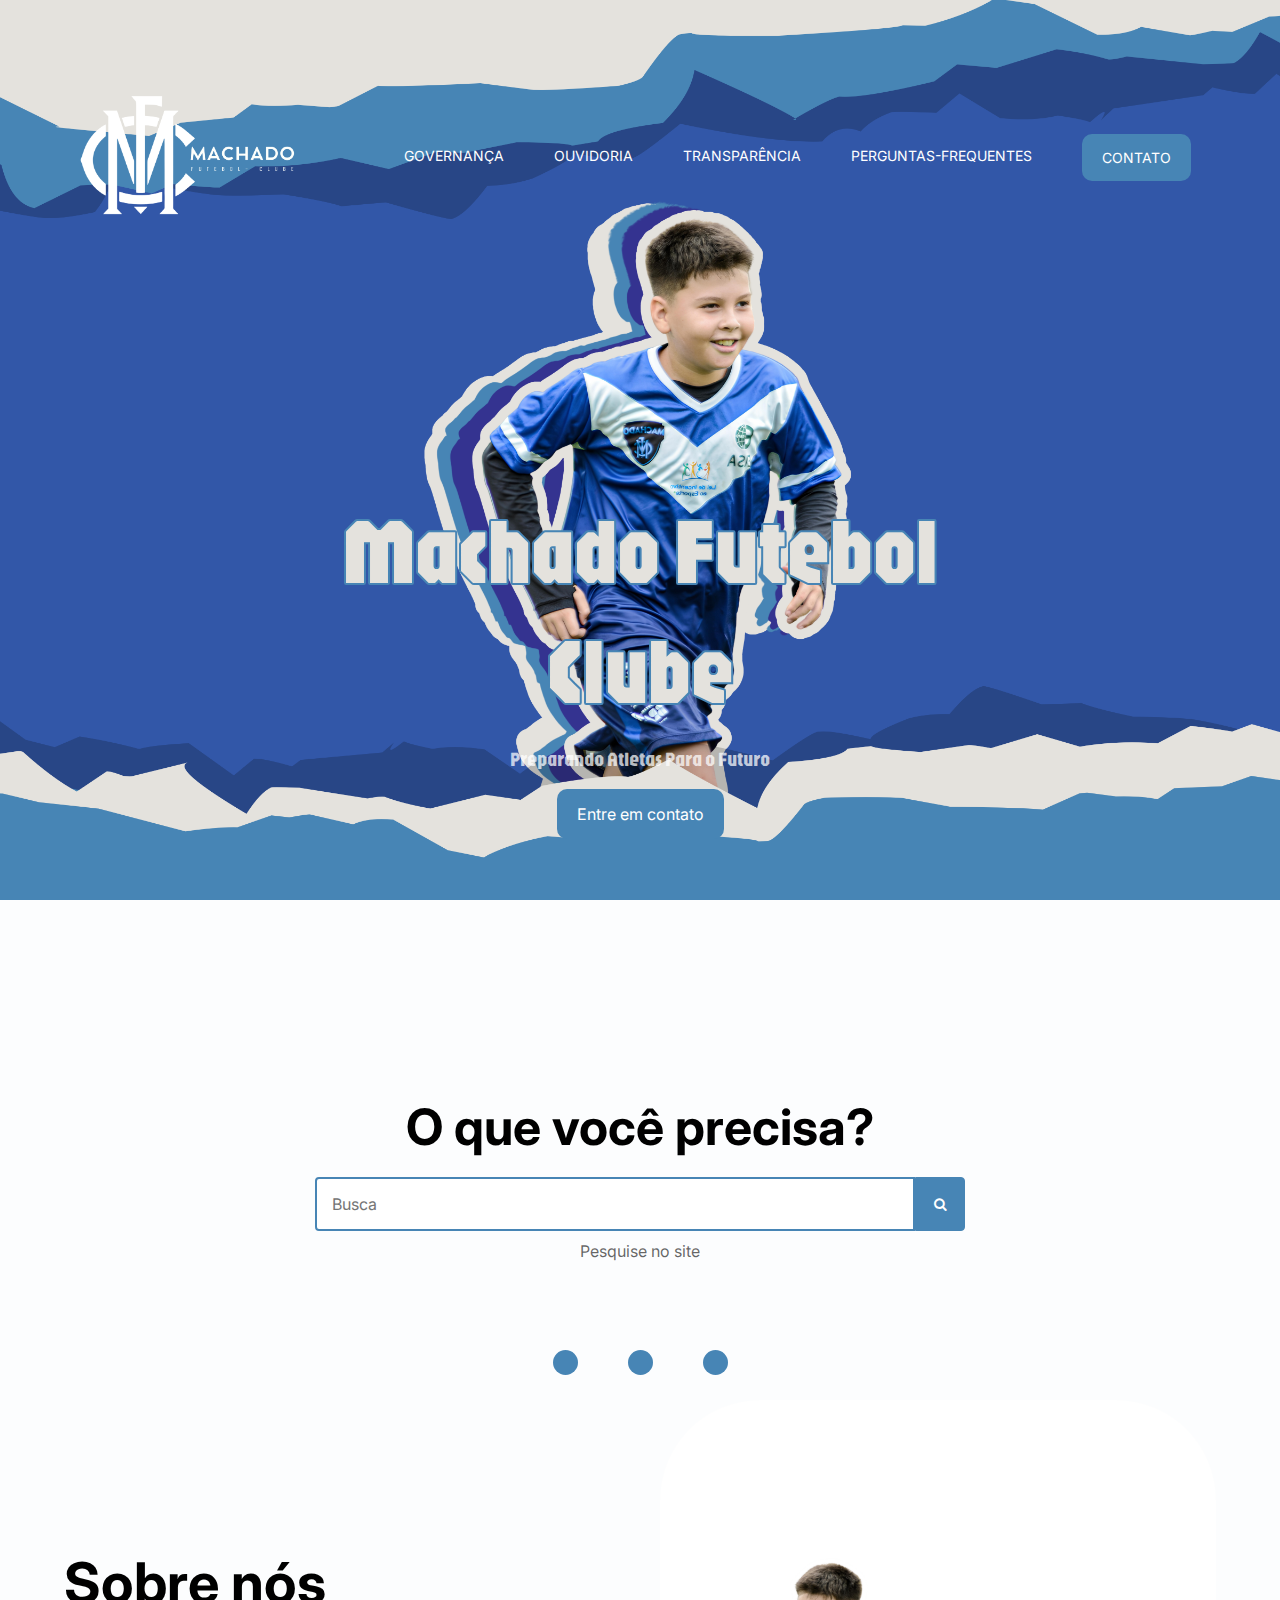
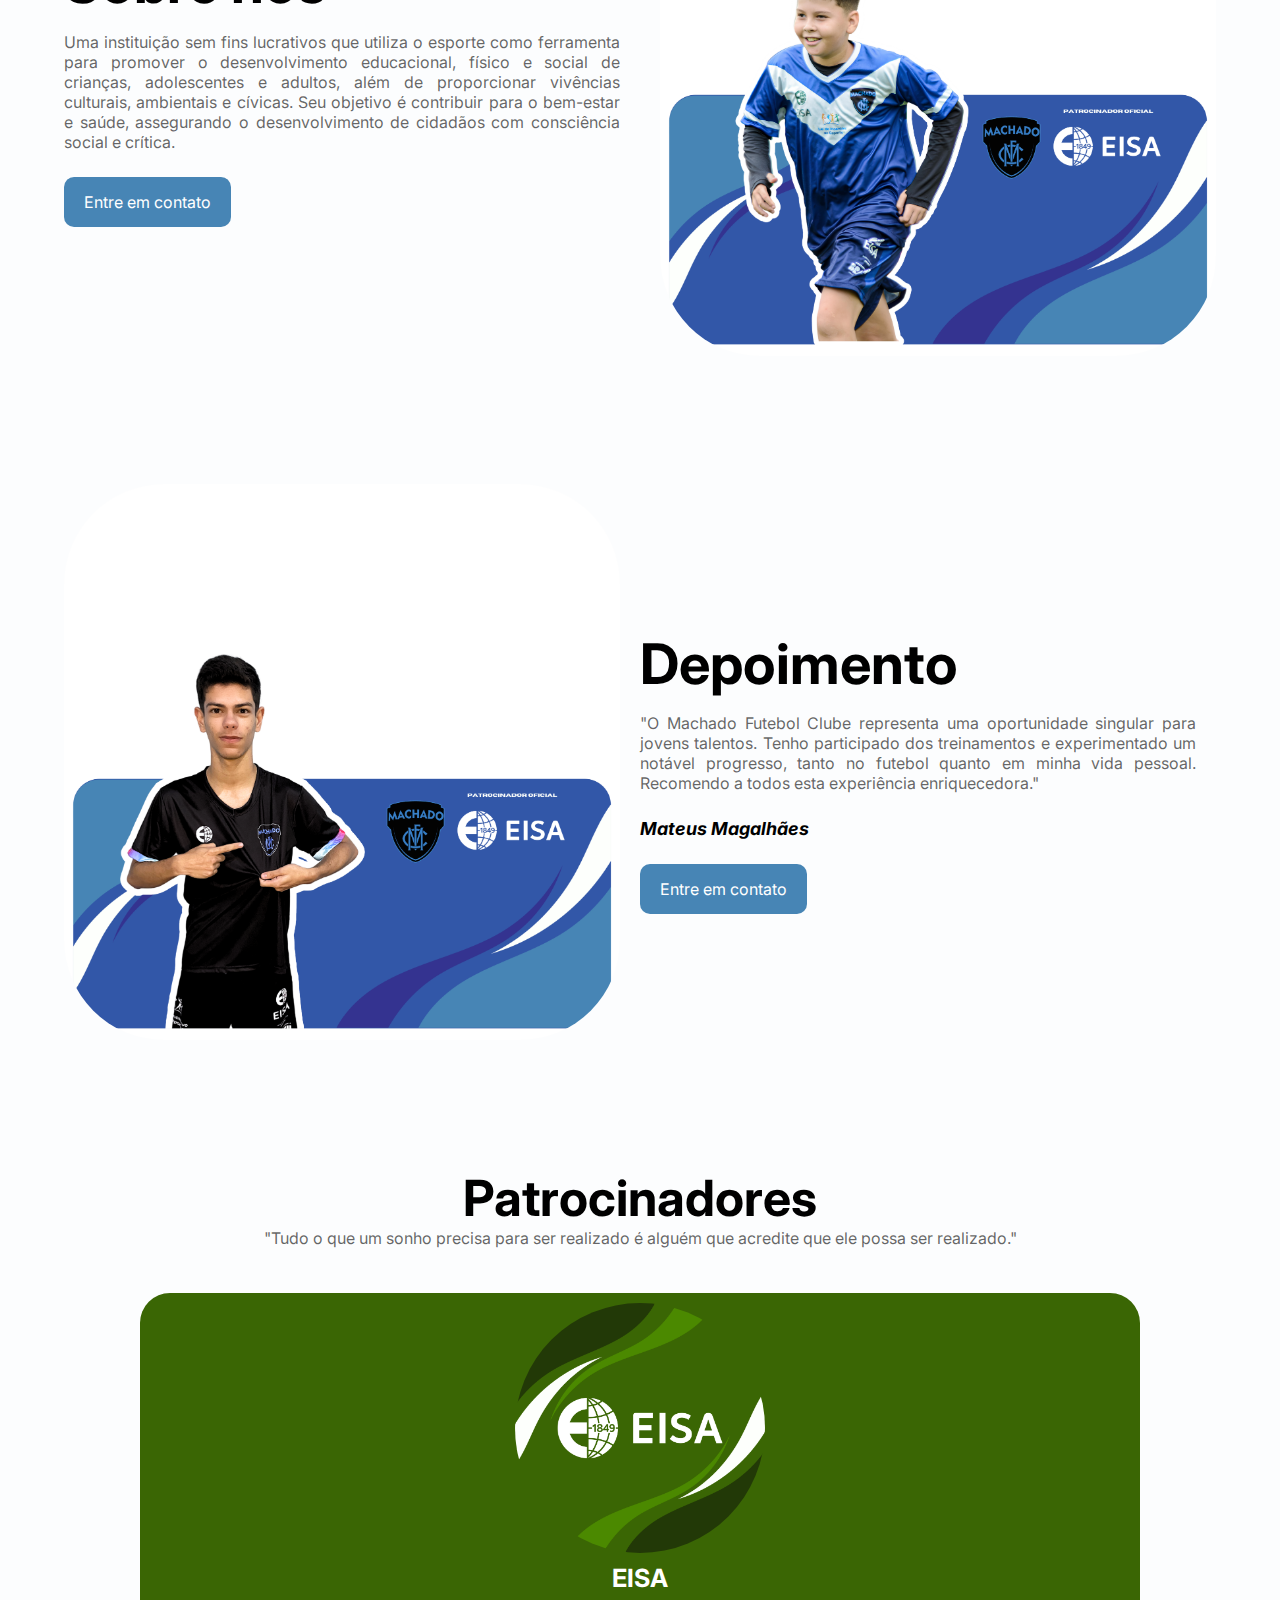
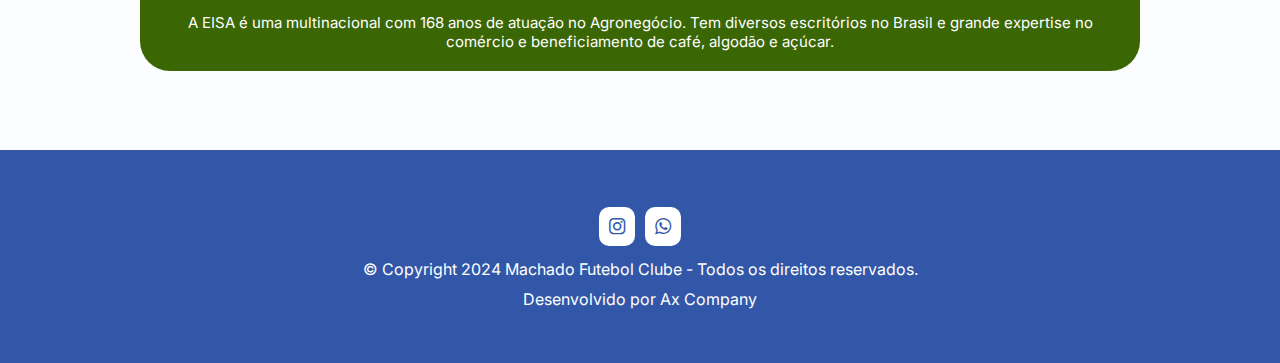
<file: index.html>
<!DOCTYPE html>
<html lang="pt-br">

<head>
    <meta charset="UTF-8">
    <meta name="viewport" content="width=device-width, initial-scale=1.0">
    <link rel="stylesheet" href="https://cdnjs.cloudflare.com/ajax/libs/font-awesome/4.7.0/css/font-awesome.css"
        integrity="sha512-5A8nwdMOWrSz20fDsjczgUidUBR8liPYU+WymTZP1lmY9G6Oc7HlZv156XqnsgNUzTyMefFTcsFH/tnJE/+xBg=="
        crossorigin="anonymous" referrerpolicy="no-referrer" />
    <link rel="stylesheet" href="css/style.css">
    <link rel="shortcut icon" href="img/brasao.png" type="image/x-icon">
    <title>Machado Futebol Clube</title>
</head>

<body>
    
    <div vw class="enabled">
        <div vw-access-button class="active"></div>
        <div vw-plugin-wrapper>
            <div class="vw-plugin-top-wrapper"></div>
        </div>
    </div>
    <script src="https://vlibras.gov.br/app/vlibras-plugin.js"></script>
    <script>
        new window.VLibras.Widget('https://vlibras.gov.br/app');
    </script>

    <header style="background-image: url('img/tela-inicial.png')">
        <div class="container">
            <!-- <div id="navbar-container"></div> -->
            <nav>
                <a href="index.html">
                    <img src="img/logo.png" alt="logo" width="250" height="250">
                </a>
                <ul class="ul">
                    <a href="governanca.html">Governança</a>
                    <a href="ouvidoria.html">Ouvidoria</a>
                    <a href="transparencia.html">Transparência</a>
                    <a href="perguntas.html">Perguntas-Frequentes</a>
                    <a class="btn" href="https://api.whatsapp.com/send?phone=5535997407103">Contato</a>
                    <div class="close-icon" onclick="closeMenu()">
                        <i class="fa fa-times-circle"></i>
                    </div>
                </ul>
                <div class="menu-icon" onclick="openMenu()">
                    <i class="fa fa-bars"></i>
                </div>
            </nav>
            <section class="banner">
                <div class="banner-text">
                    <h1>Machado Futebol Clube</h1>
                    <p>Preparando Atletas Para o Futuro</p>
                    <a href="contato.html" class="btn animate-btn">Entre em contato</a>
                </div>
            </section>
        </div>
    </header>

    <section class="sectionSearch">
        <h3>O que você precisa?</h3>
        <div class="divSearch">
            <div class="search-container">
                <input id="searchbar" type="text" name="search" placeholder="Busca"
                    onkeydown="if(event.key === 'Enter') search()">
                <button onclick="search()"><i class="fa fa-search"></i></button>
            </div>
        </div>
        <p>Pesquise no site</p>
    </section>

    <section class="separa">
        <div class="bolinha"></div>
        <div class="bolinha"></div>
        <div class="bolinha"></div>
    </section>

    <!--Sobre nós-->
    <section class="faca-mais sectionSobre">
        <div class="container">
            <div class="faca-mais-text">
                <h3 class="itens">Sobre nós</h3>
                <p>
                    Uma instituição sem fins lucrativos que utiliza o esporte como ferramenta para
                    promover o desenvolvimento educacional, físico e social de crianças, adolescentes
                    e adultos, além de proporcionar vivências culturais, ambientais e cívicas. Seu objetivo
                    é contribuir para o bem-estar e saúde, assegurando o desenvolvimento de cidadãos com consciência
                    social e crítica.
                </p>
                <a href="ouvidoria.html" class="btn animate-btn">Entre em contato</a>
            </div>
            <div class="faca-mais-img">
                <img src="img/IMG-1.png" alt="">
            </div>
        </div>
    </section>
    <!--Sobre nós - final-->

    <!--Depoimentos-->
    <section class="faca-mais">
        <div class="container">
            <div class="faca-mais-img">
                <img src="img/MATHEUS.png" alt="">
            </div>
            <div class="faca-mais-text">
                <h3 class="itens">Depoimento</h3>
                <p>
                    "O Machado Futebol Clube representa uma oportunidade singular para jovens talentos.
                    Tenho participado dos treinamentos e experimentado um notável progresso, tanto no futebol
                    quanto em minha vida pessoal. Recomendo a todos esta experiência enriquecedora."
                </p>
                <h5>Mateus Magalhães</h5>
                <a href="ouvidoria.html" class="btn animate-btn">Entre em contato</a>
            </div>
        </div>
    </section>

    <!--Patrocinadores-->
    <section class="patrocinio">
        <div class="container">
            <h3 class="itens">Patrocinadores</h3>
            <p>"Tudo o que um sonho precisa para ser realizado é alguém que acredite que ele possa ser realizado."</p>
            <div class="cards">
                <div class="card-item">
                    <a href="https://www.instagram.com/eisacafe/"><img src="img/eisa.png" alt="eisa" width="250" height="250"></a>
                    <p class="nome-user">EISA</p>
                    <p class="resumo">A EISA é uma multinacional com 168 anos
                        de atuação no Agronegócio. Tem diversos escritórios no Brasil
                        e grande expertise no comércio e beneficiamento de café, algodão e açúcar.
                    </p>
                </div>
            </div>
        </div>
    </section>
    <!--end-Patrocinadores-->
    <div id="footer-container"></div>

    <footer class="footer">
        <div class="links">
            <a href="https://www.instagram.com/machadofutebolclube/"><i class="fa fa-instagram" aria-hidden="true"></i></a>
            <a href="https://api.whatsapp.com/send?phone=5535997407103"><i class="fa fa-whatsapp" aria-hidden="true"></i></a>
        </div>
        <p>© Copyright 2024 Machado Futebol Clube - Todos os direitos reservados.</p>
        <p>Desenvolvido por Ax Company</p>
    </footer>

    <script src="js/main.js"></script>
    <script src="js/footer.js"></script>
    <script src="js/navbar.js"></script>
    <script>
        document.addEventListener('DOMContentLoaded', (event) => {
            const urlParams = new URLSearchParams(window.location.search);
            const searchTerm = urlParams.get('search');
            if (searchTerm) {
                let items = document.getElementsByClassName('itens');
                for (let i = 0; i < items.length; i++) {
                    items[i].classList.remove('foundSearchStart', 'foundSearchEnd');
                    if (items[i].innerText.toLowerCase().includes(searchTerm)) {
                        items[i].style.display = "block";
                        items[i].scrollIntoView({ behavior: 'smooth', block: 'start' });
                        items[i].classList.add('foundSearchStart');
                        setTimeout(function () {
                            items[i].classList.remove('foundSearchStart');
                            items[i].classList.add('foundSearchEnd');
                        }, 2000);
                        break;
                    }
                }
            }
        });
    </script>
</body>

</html>
</file>
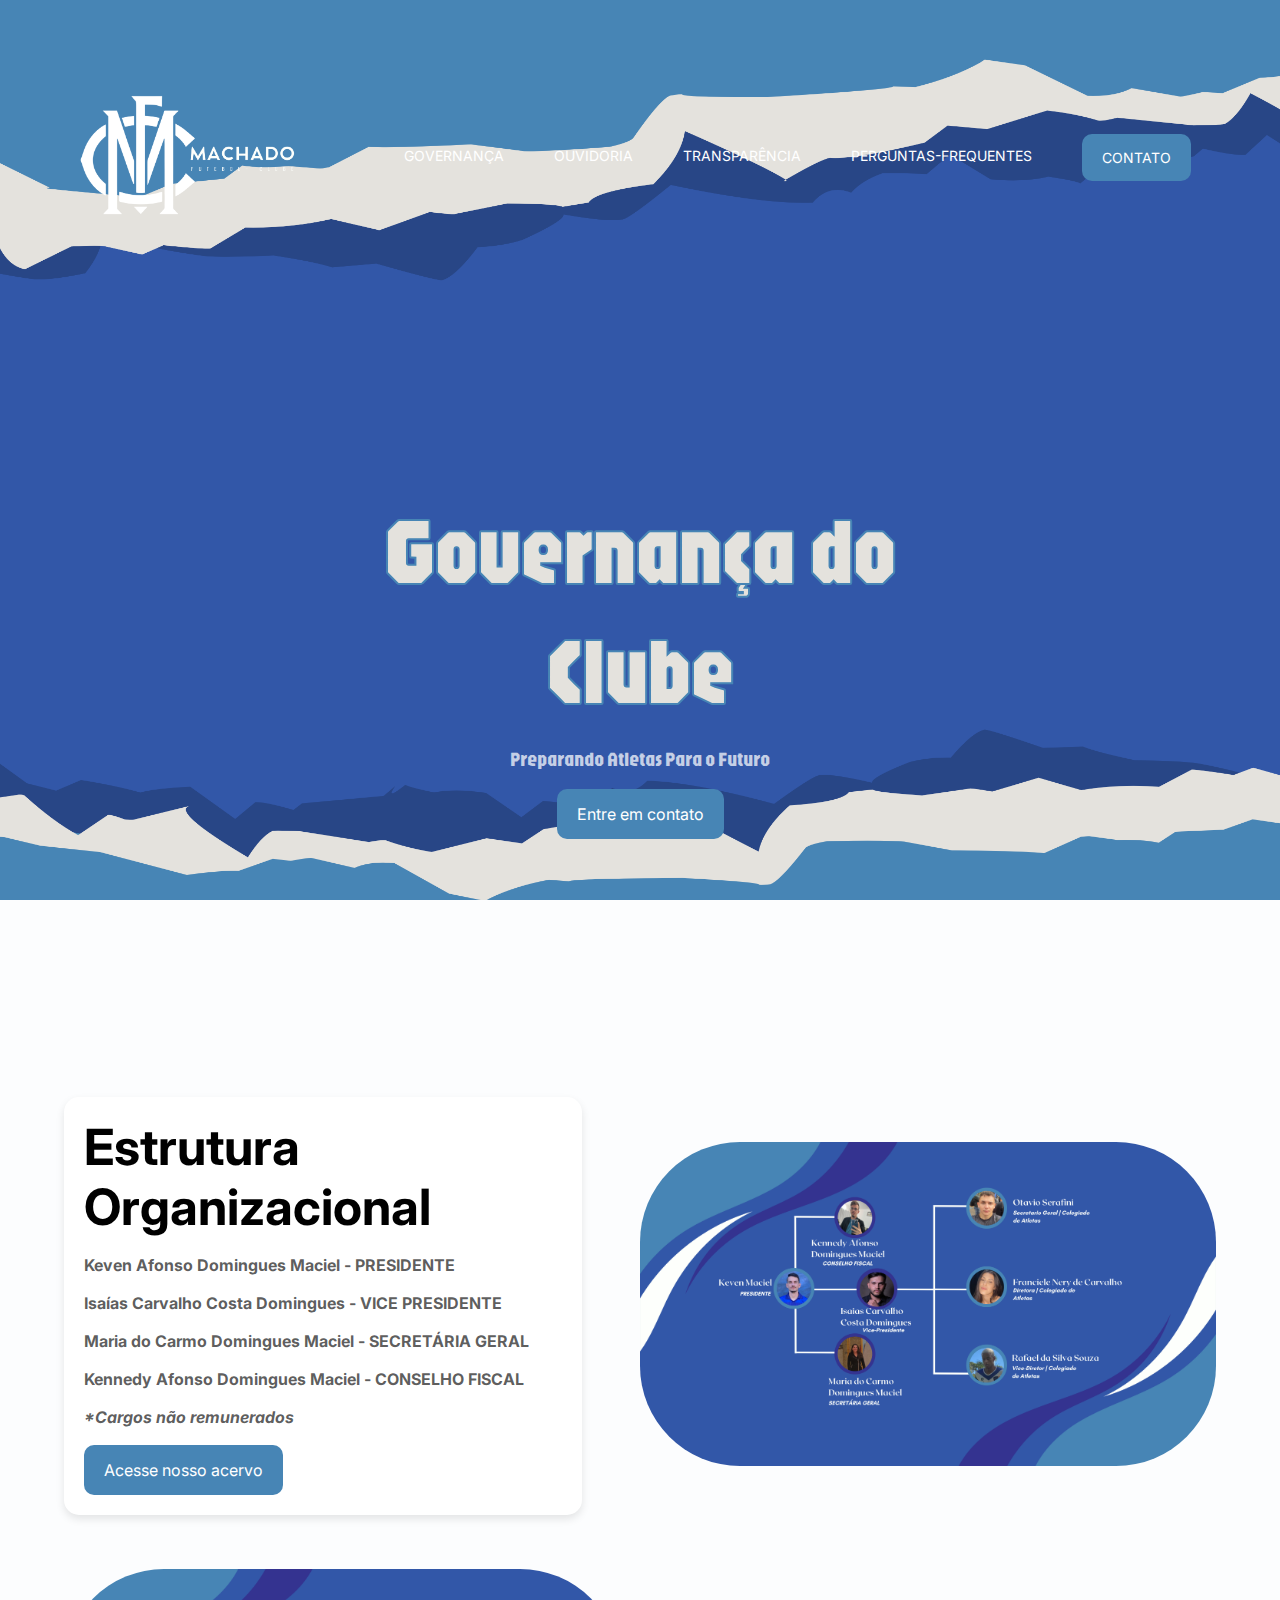
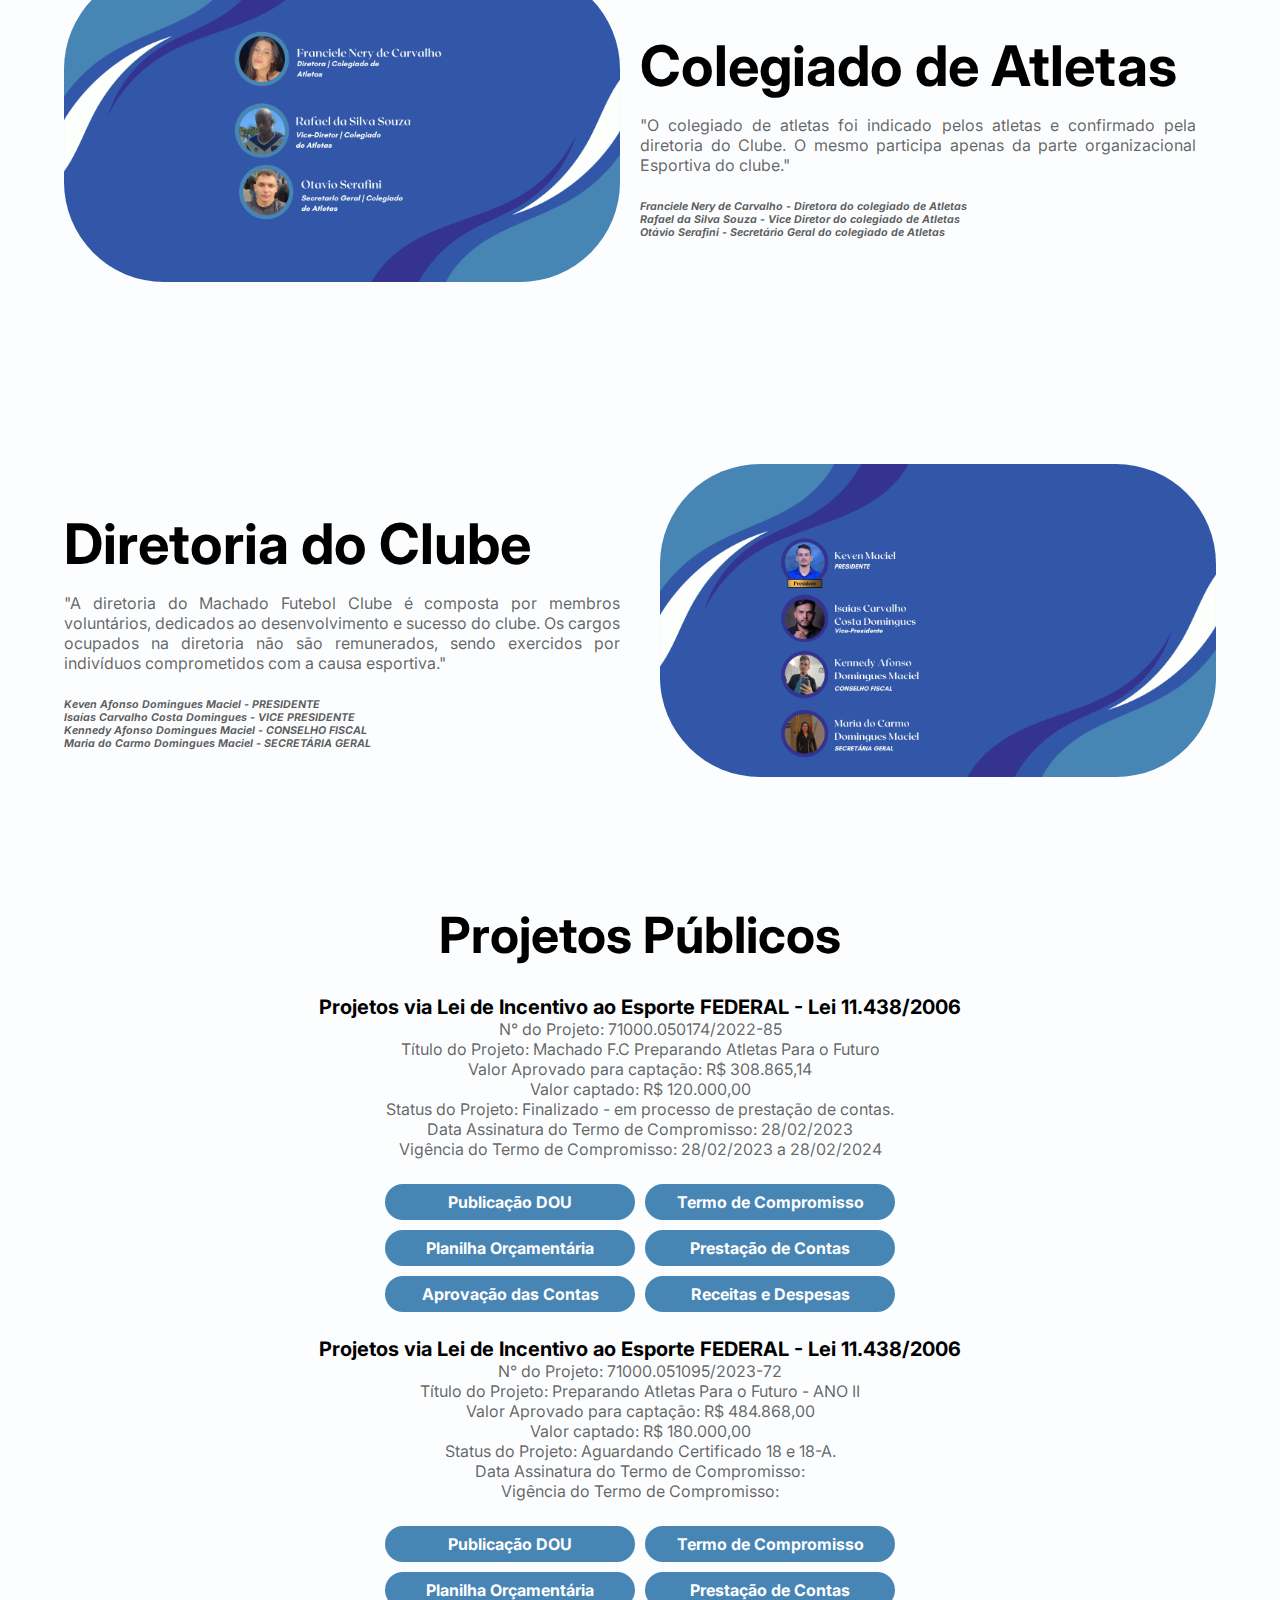
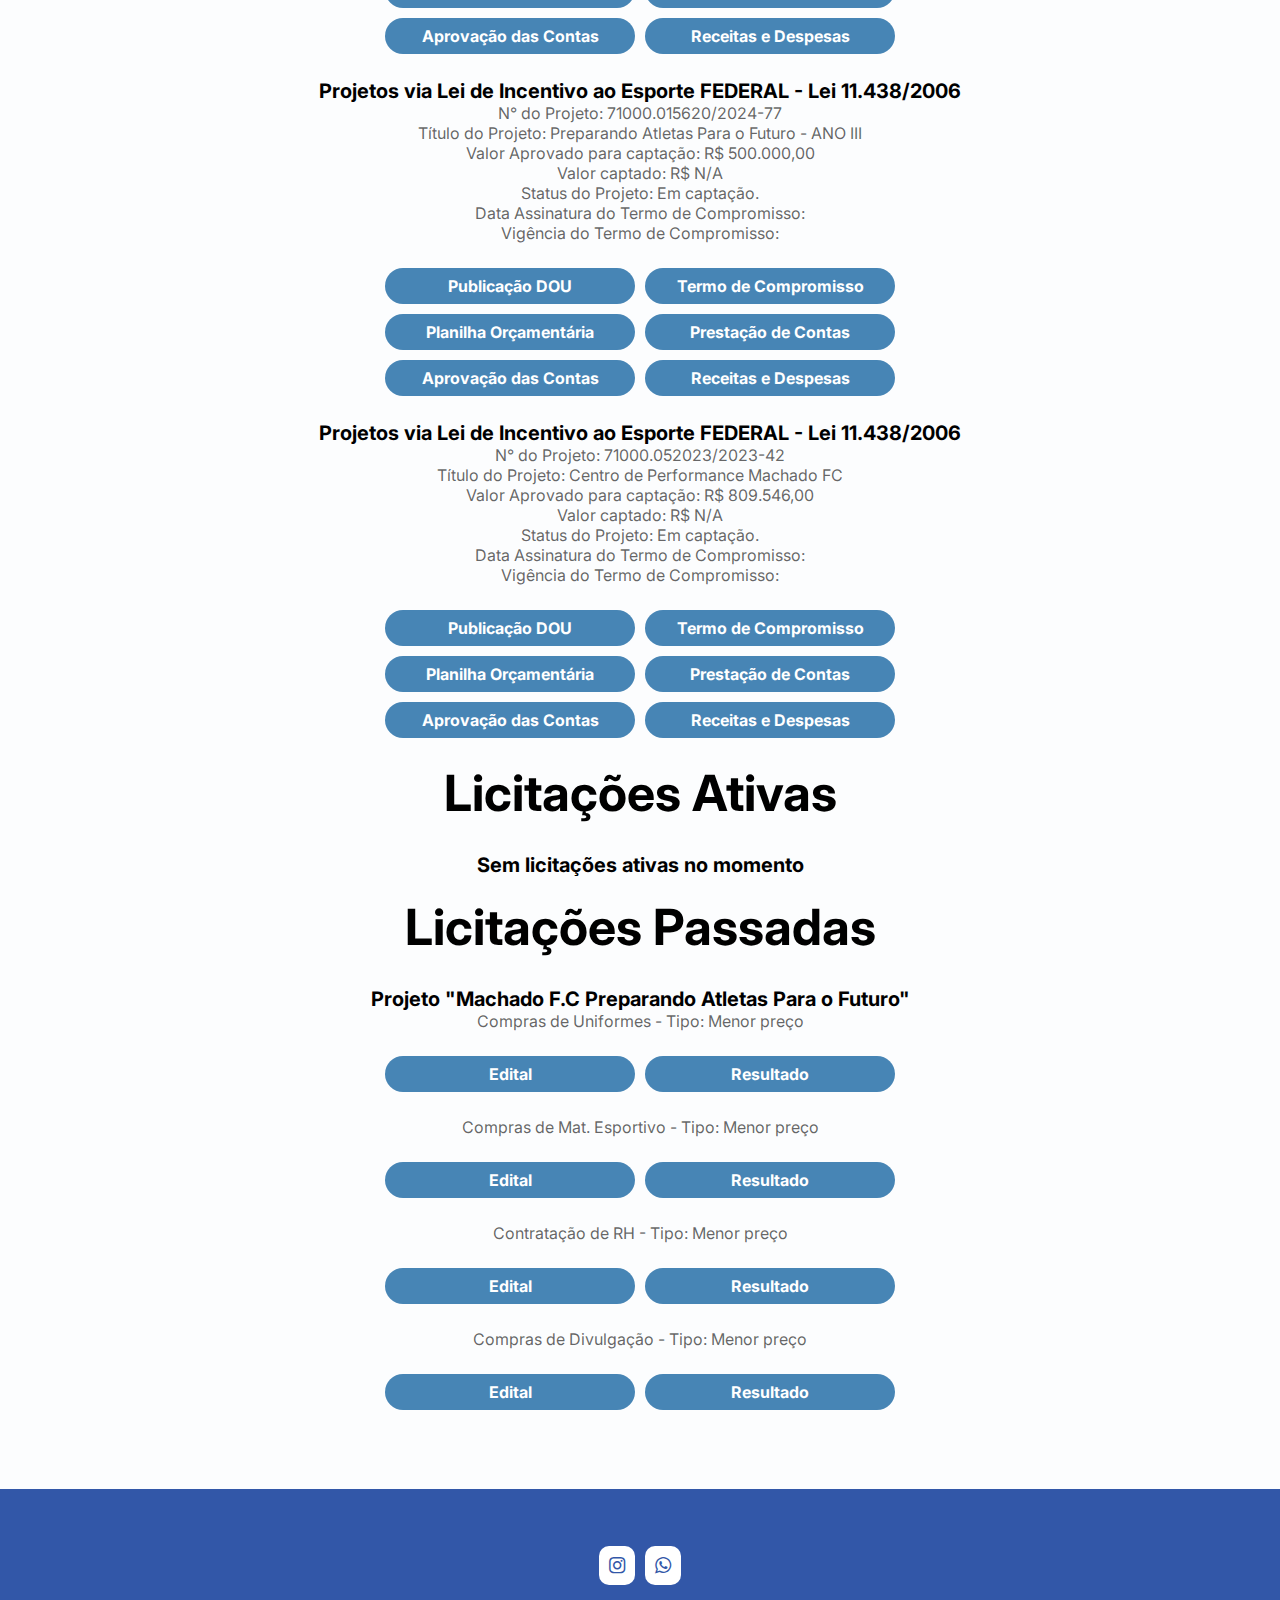
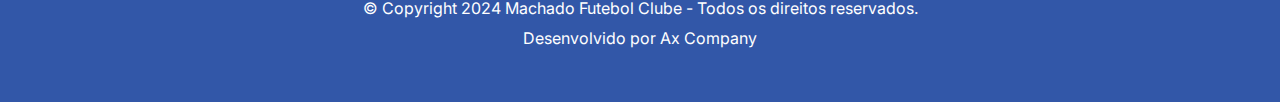
<file: governanca.html>
<!DOCTYPE html>
<html lang="pt-br">

<head>
    <meta charset="UTF-8">
    <meta name="viewport" content="width=device-width, initial-scale=1.0">
    <link rel="stylesheet" href="https://cdnjs.cloudflare.com/ajax/libs/font-awesome/4.7.0/css/font-awesome.css"
        integrity="sha512-5A8nwdMOWrSz20fDsjczgUidUBR8liPYU+WymTZP1lmY9G6Oc7HlZv156XqnsgNUzTyMefFTcsFH/tnJE/+xBg=="
        crossorigin="anonymous" referrerpolicy="no-referrer" />
    <link rel="stylesheet" href="css/style.css">
    <link rel="shortcut icon" href="img/brasao.png" type="image/x-icon">
    <title>Governança | Machado Futebol Clube</title>
</head>

<body>
    <div vw class="enabled">
        <div vw-access-button class="active"></div>
        <div vw-plugin-wrapper>
            <div class="vw-plugin-top-wrapper"></div>
        </div>
    </div>
    <script src="https://vlibras.gov.br/app/vlibras-plugin.js"></script>
    <script>
        new window.VLibras.Widget('https://vlibras.gov.br/app');
    </script>

    <header style="background-image: url('img/limpa.png')">
        <div class="container">
            <!-- <div id="navbar-container"></div> -->
            <nav>
                <a href="index.html">
                    <img src="img/logo.png" alt="logo" width="250" height="250">
                </a>
                <ul class="ul">
                    <a href="governanca.html">Governança</a>
                    <a href="ouvidoria.html">Ouvidoria</a>
                    <a href="transparencia.html">Transparência</a>
                    <a href="perguntas.html">Perguntas-Frequentes</a>
                    <a class="btn" href="https://api.whatsapp.com/send?phone=5535997407103">Contato</a>
                    <div class="close-icon" onclick="closeMenu()">
                        <i class="fa fa-times-circle"></i>
                    </div>
                </ul>
                <div class="menu-icon" onclick="openMenu()">
                    <i class="fa fa-bars"></i>
                </div>
            </nav>
            <section class="banner">
                <div class="banner-text">
                    <h1>Governança do Clube</h1>
                    <p>Preparando Atletas Para o Futuro</p>
                    <a href="ouvidoria.html" class="btn animate-btn">Entre em contato</a>
                </div>
            </section>
        </div>
    </header>
    <section class="sobre">
        <div class="container">
            <div class="sobre-text">
                <h3 class="itens">Estrutura Organizacional</h3>
                <p><b>Keven Afonso Domingues Maciel - PRESIDENTE</b></p>
                <p><b>Isaías Carvalho Costa Domingues - VICE PRESIDENTE</b></p>
                <p><b>Maria do Carmo Domingues Maciel - SECRETÁRIA GERAL</b></p>
                <p><b>Kennedy Afonso Domingues Maciel - CONSELHO FISCAL</b></p>
                <p><b><i> *Cargos não remunerados</i></b></p>
                <a href="https://drive.google.com/file/d/1jhXmH_rAo3Yax-1PZ-YD1hmL9aQIu9QZ/view?usp=drivesdk"
                    class="btn animate-btn">Acesse nosso acervo</a>
            </div>
            <div class="sobre-img">
                <img src="img/oligarquia.png" alt="sobre">
            </div>
        </div>
        <!--Colegiado-Atletas-->
        <section class="faca-mais">
            <div class="container">
                <div class="faca-mais-img">
                    <img src="img/colegiado-atletas.png" alt="">
                </div>
                <div class="faca-mais-text">
                    <h3>Colegiado de Atletas</h3>
                    <p>
                        "O colegiado de atletas foi indicado
                        pelos atletas e confirmado pela diretoria do Clube.
                        O mesmo participa apenas da parte organizacional Esportiva
                        do clube."
                    </p>
                    <h6>Franciele Nery de Carvalho - Diretora do colegiado de Atletas</h6>
                    <h6>Rafael da Silva Souza - Vice Diretor do colegiado de Atletas</h6>
                    <h6>Otávio Serafini - Secretário Geral do colegiado de Atletas</h6>
                </div>
            </div>
        </section>
    </section>
    <!--Diretoria-->
    <section class="faca-mais">
        <div class="container">
            <div class="faca-mais-text">
                <h3>Diretoria do Clube</h3>
                <p>
                    "A diretoria do Machado Futebol Clube é composta por membros voluntários, dedicados
                    ao desenvolvimento e sucesso do clube. Os cargos ocupados na diretoria não são remunerados,
                    sendo exercidos por indivíduos comprometidos com a causa esportiva."
                </p>
                <h6>Keven Afonso Domingues Maciel - PRESIDENTE</h6>
                <h6>Isaías Carvalho Costa Domingues - VICE PRESIDENTE</h6>
                <h6>Kennedy Afonso Domingues Maciel - CONSELHO FISCAL</h6>
                <h6>Maria do Carmo Domingues Maciel - SECRETÁRIA GERAL</h6>
            </div>
            <div class="faca-mais-img">
                <img src="img/diretoria.png" alt="faca-mais">
            </div>
        </div>
    </section>
    <!--Diretoria - final-->
    <!--Projetos Públicos-->
    <section class="projetos-publicos">
        <div class="container">
            <div class="projetos-content">
                <div class="projetos-text">
                    <h3>Projetos Públicos</h3>
                    <h5>Projetos via Lei de Incentivo ao Esporte FEDERAL - Lei 11.438/2006</h5>
                    <p>N° do Projeto: 71000.050174/2022-85</p>
                    <p>Título do Projeto: Machado F.C Preparando Atletas Para o Futuro</p>
                    <p>Valor Aprovado para captação: R$ 308.865,14</p>
                    <p>Valor captado: R$ 120.000,00</p>
                    <p>Status do Projeto: Finalizado - em processo de prestação de contas.</p>
                    <p>Data Assinatura do Termo de Compromisso: 28/02/2023</p>
                    <p>Vigência do Termo de Compromisso: 28/02/2023 a 28/02/2024</p>
                </div>
                <div class="faca-mais-img">
                    <a href="https://drive.google.com/file/d/1s2bQbuQyXOhvOfisoWRyS6imiZXuKl2K/view?usp=sharing"
                        class="btn-projetos">Publicação DOU</a>
                    <a href="https://drive.google.com/file/d/1D0kPh5EAUB3" class="btn-projetos">Termo de Compromisso</a>
                    <a href="" class="btn-projetos">Planilha Orçamentária</a>
                    <a href="" class="btn-projetos">Prestação de Contas</a>
                    <a href="" class="btn-projetos">Aprovação das Contas</a>
                    <a href="" class="btn-projetos">Receitas e Despesas</a>
                </div>
                <div class="projetos-text">
                    <h5>Projetos via Lei de Incentivo ao Esporte FEDERAL - Lei 11.438/2006</h5>
                    <p>N° do Projeto: 71000.051095/2023-72</p>
                    <p>Título do Projeto: Preparando Atletas Para o Futuro - ANO II</p>
                    <p>Valor Aprovado para captação: R$ 484.868,00</p>
                    <p>Valor captado: R$ 180.000,00</p>
                    <p>Status do Projeto: Aguardando Certificado 18 e 18-A.</p>
                    <p>Data Assinatura do Termo de Compromisso: </p>
                    <p>Vigência do Termo de Compromisso:</p>
                </div>
                <div class="faca-mais-img">
                    <a href="" class="btn-projetos">Publicação DOU</a>
                    <a href="" class="btn-projetos">Termo de Compromisso</a>
                    <a href="" class="btn-projetos">Planilha Orçamentária</a>
                    <a href="" class="btn-projetos">Prestação de Contas</a>
                    <a href="" class="btn-projetos">Aprovação das Contas</a>
                    <a href="" class="btn-projetos">Receitas e Despesas</a>
                </div>
                <div class="projetos-text">
                    <h5>Projetos via Lei de Incentivo ao Esporte FEDERAL - Lei 11.438/2006</h5>
                    <p>N° do Projeto: 71000.015620/2024-77</p>
                    <p>Título do Projeto: Preparando Atletas Para o Futuro - ANO III</p>
                    <p>Valor Aprovado para captação: R$ 500.000,00</p>
                    <p>Valor captado: R$ N/A</p>
                    <p>Status do Projeto: Em captação.</p>
                    <p>Data Assinatura do Termo de Compromisso: </p>
                    <p>Vigência do Termo de Compromisso:</p>
                </div>
                <div class="faca-mais-img">
                    <a href="https://drive.google.com/file/d/11wIABolbwF0XWBFzHfAGsSIw7rDJDf7-/view"
                        class="btn-projetos">Publicação DOU</a>
                    <a href="" class="btn-projetos">Termo de Compromisso</a>
                    <a href="" class="btn-projetos">Planilha Orçamentária</a>
                    <a href="" class="btn-projetos">Prestação de Contas</a>
                    <a href="" class="btn-projetos">Aprovação das Contas</a>
                    <a href="" class="btn-projetos">Receitas e Despesas</a>
                </div>
                <div class="projetos-text">
                    <h5>Projetos via Lei de Incentivo ao Esporte FEDERAL - Lei 11.438/2006</h5>
                    <p>N° do Projeto: 71000.052023/2023-42</p>
                    <p>Título do Projeto: Centro de Performance Machado FC</p>
                    <p>Valor Aprovado para captação: R$ 809.546,00</p>
                    <p>Valor captado: R$ N/A</p>
                    <p>Status do Projeto: Em captação.</p>
                    <p>Data Assinatura do Termo de Compromisso: </p>
                    <p>Vigência do Termo de Compromisso:</p>
                </div>
                <div class="faca-mais-img">
                    <a href="" class="btn-projetos">Publicação DOU</a>
                    <a href="" class="btn-projetos">Termo de Compromisso</a>
                    <a href="" class="btn-projetos">Planilha Orçamentária</a>
                    <a href="" class="btn-projetos">Prestação de Contas</a>
                    <a href="" class="btn-projetos">Aprovação das Contas</a>
                    <a href="" class="btn-projetos">Receitas e Despesas</a>
                </div>
                <div class="projetos-text">
                    <h3>Licitações Ativas</h3>
                    <h5>Sem licitações ativas no momento</h5>
                </div>
                <div class="projetos-text">
                    <h3>Licitações Passadas</h3>
                    <h5>Projeto "Machado F.C Preparando Atletas Para o Futuro"</h5>
                    <p>Compras de Uniformes - Tipo: Menor preço</p>
                </div>
                <div class="faca-mais-img">
                    <a href="https://drive.google.com/file/d/10Bp5DYl9Om3LX69j_yh292-Mw9-Jbzml/view"
                        class="btn-projetos">Edital</a>
                    <a href="https://drive.google.com/file/d/1XU9xabeNCE9mrMtb-gMtwHpGZoZ9faAP/view"
                        class="btn-projetos">Resultado</a>
                </div>
                <div class="projetos-text">
                    <p>Compras de Mat. Esportivo - Tipo: Menor preço</p>
                </div>
                <div class="faca-mais-img">
                    <a href="https://drive.google.com/file/d/1V9LwJ60oZSy10lB1EbieUFGJymPEBiab/view"
                        class="btn-projetos">Edital</a>
                    <a href="https://drive.google.com/file/d/1VAd3-xw-Yr7wjtk_Qu92BdBj_jeaEX0c/view"
                        class="btn-projetos">Resultado</a>
                </div>
                <div class="projetos-text">
                    <p>Contratação de RH - Tipo: Menor preço</p>
                </div>
                <div class="faca-mais-img">
                    <a href="https://drive.google.com/file/d/10dbbEnjm3rtj_6HCyvSETetGnLER0oI9/view"
                        class="btn-projetos">Edital</a>
                    <a href="https://drive.google.com/file/d/1M9nhzJAl1J3_esov1m-8kHKIbakrQvjG/view"
                        class="btn-projetos">Resultado</a>
                </div>
                <div class="projetos-text">
                    <p>Compras de Divulgação - Tipo: Menor preço</p>
                </div>
                <div class="faca-mais-img">
                    <a href="https://drive.google.com/file/d/1VQRaWQK7WYDZPu1OmKgmK0IDtlwLlItE/view"
                        class="btn-projetos">Edital</a>
                    <a href="https://drive.google.com/file/d/1Rz-iOgSmTpmRO3n3dK5pgrh4VrT1w350/view"
                        class="btn-projetos">Resultado</a>
                </div>

            </div>
        </div>
    </section>
    <!--Projetos Públicos -final-->
    <div id="footer-container">
    </div>

    <script src="js/main.js"></script>
    <script src="js/footer.js"></script>
    <script src="js/navbar.js"></script>
    <script>
        document.addEventListener('DOMContentLoaded', (event) => {
            const urlParams = new URLSearchParams(window.location.search);
            const searchTerm = urlParams.get('search');
            if (searchTerm) {
                let items = document.getElementsByClassName('itens');

                for (let i = 0; i < items.length; i++) {
                    items[i].classList.remove('foundSearchStart', 'foundSearchEnd');

                    if (items[i].innerText.toLowerCase().includes(searchTerm)) {
                        items[i].style.display = "block";
                        items[i].scrollIntoView({ behavior: 'smooth', block: 'start' });

                        items[i].classList.add('foundSearchStart');
                        setTimeout(function () {
                            items[i].classList.remove('foundSearchStart');
                            items[i].classList.add('foundSearchEnd');
                        }, 2000);
                        break;
                    }
                }
            }
        });
    </script>
    </section>
    <footer class="footer">
        <div class="links">
            <a href="https://www.instagram.com/machadofutebolclube/"><i class="fa fa-instagram" aria-hidden="true"></i></a>
            <a href="https://api.whatsapp.com/send?phone=5535997407103"><i class="fa fa-whatsapp" aria-hidden="true"></i></a>
        </div>
        <p>© Copyright 2024 Machado Futebol Clube - Todos os direitos reservados.</p>
        <p>Desenvolvido por Ax Company</p>
    </footer>
    <script src="js/main.js"></script>
</body>

</html>
</file>
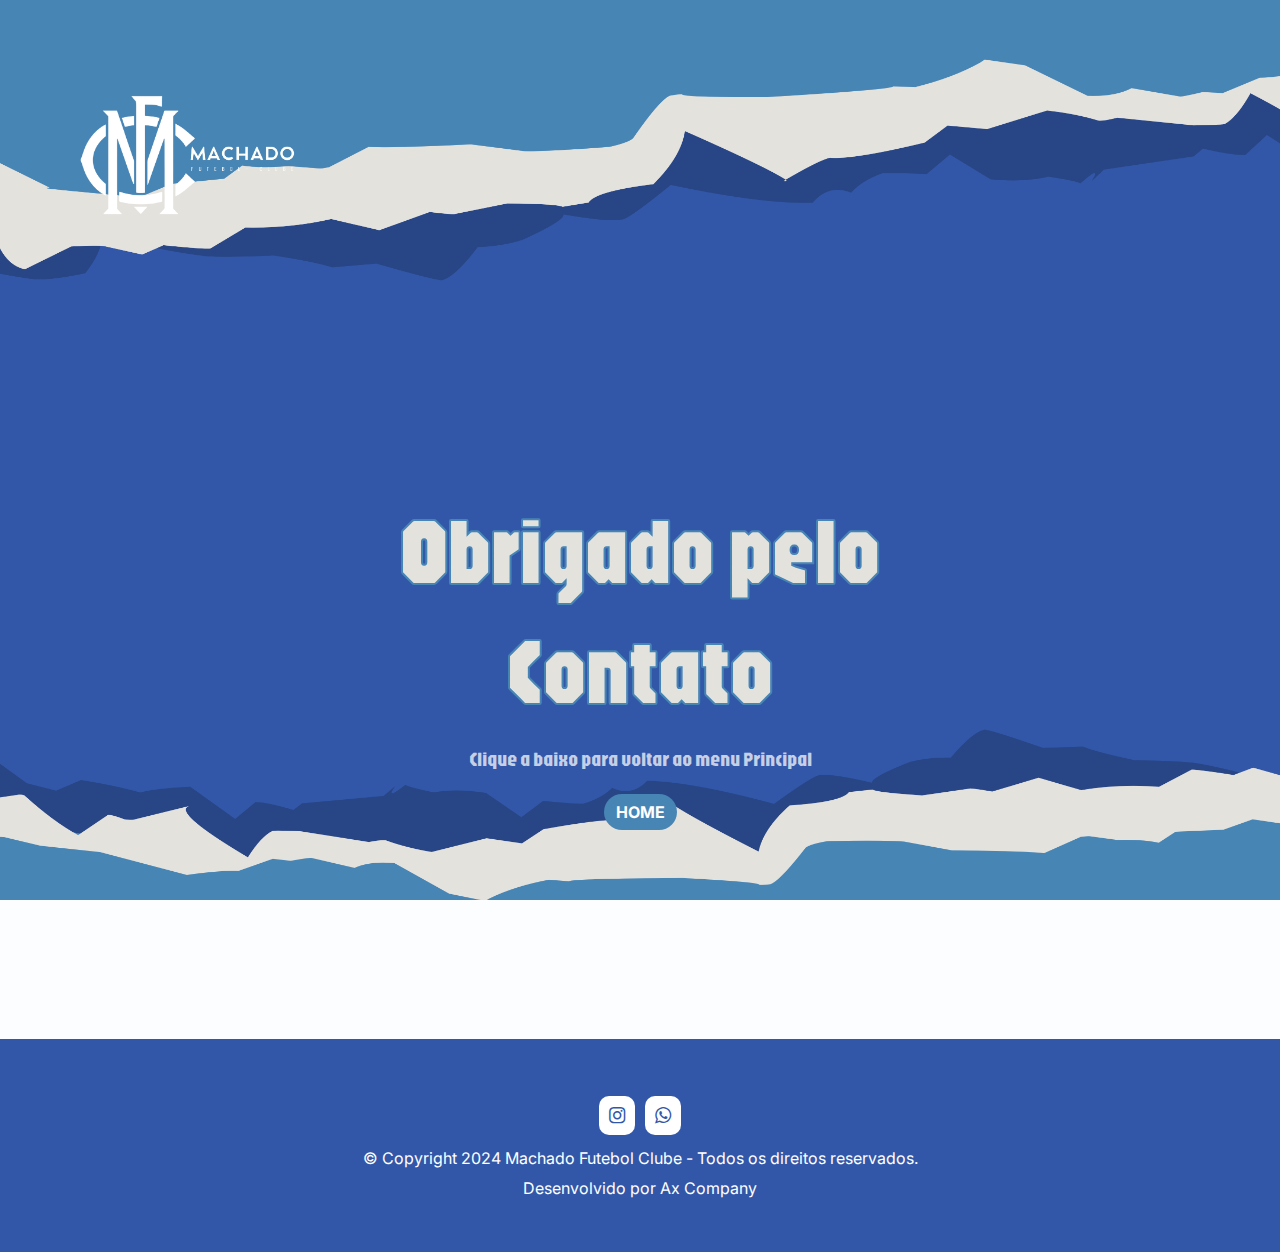
<file: obrigado.html>
<!DOCTYPE html>
<html lang="pt-br">

<head>
    <meta charset="UTF-8">
    <meta name="viewport" content="width=device-width, initial-scale=1.0">
    <link rel="stylesheet" href="https://cdnjs.cloudflare.com/ajax/libs/font-awesome/4.7.0/css/font-awesome.css"
        integrity="sha512-5A8nwdMOWrSz20fDsjczgUidUBR8liPYU+WymTZP1lmY9G6Oc7HlZv156XqnsgNUzTyMefFTcsFH/tnJE/+xBg=="
        crossorigin="anonymous" referrerpolicy="no-referrer" />
    <link rel="stylesheet" href="css/style.css">
    <link rel="shortcut icon" href="img/brasao.png" type="image/x-icon">
    <title>Ouvidoria | Machado Futebol Clube</title>
</head>

<body>
    <header style="background-image: url('img/limpa.png')">
        <div class="container">
            <nav>
                <a href="index.html">
                    <img src="img/logo.png" alt="logo" width="250" height="250">
                </a>
            </nav>
            <section class="banner">
                <div class="banner-text">
                    <h1 class="itens">Obrigado pelo Contato</h1>
                    <p>Clique a baixo para voltar ao menu Principal</p>
                    <a href="governanca.html" class="btn-projetos">HOME</a>
                </div>
            </section>
        </div>
    </header>
</section>
<footer class="footer">
    <div class="links">
        <a href="https://www.instagram.com/machadofutebolclube/"><i class="fa fa-instagram" aria-hidden="true"></i></a>
        <a href="https://api.whatsapp.com/send?phone=5535997407103"><i class="fa fa-whatsapp" aria-hidden="true"></i></a>
    </div>
    <p>© Copyright 2024 Machado Futebol Clube - Todos os direitos reservados.</p>
    <p>Desenvolvido por Ax Company</p>
</footer>
<script src="js/main.js"></script>
</body>

</html>
</file>
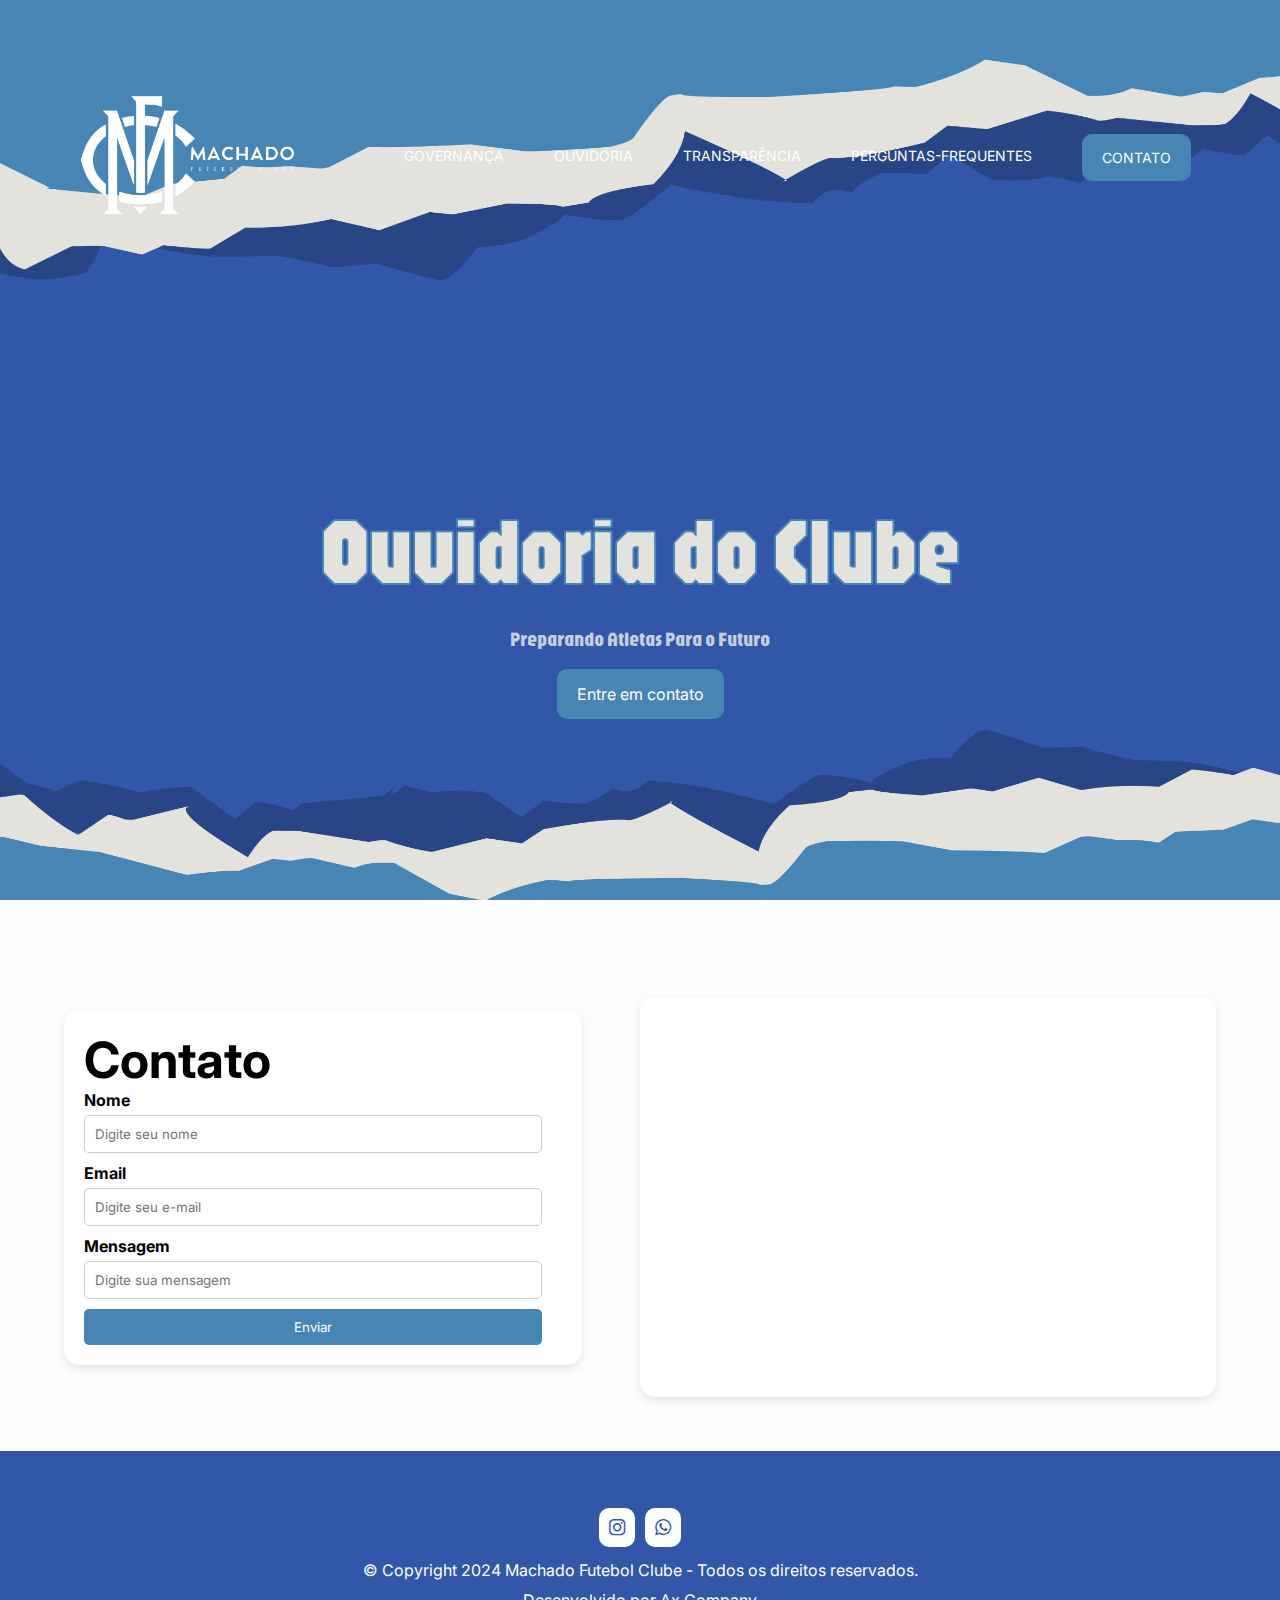
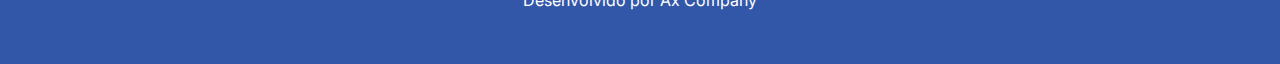
<file: ouvidoria.html>
<!DOCTYPE html>
<html lang="pt-br">

<head>
    <meta charset="UTF-8">
    <meta name="viewport" content="width=device-width, initial-scale=1.0">
    <link rel="stylesheet" href="https://cdnjs.cloudflare.com/ajax/libs/font-awesome/4.7.0/css/font-awesome.css"
        integrity="sha512-5A8nwdMOWrSz20fDsjczgUidUBR8liPYU+WymTZP1lmY9G6Oc7HlZv156XqnsgNUzTyMefFTcsFH/tnJE/+xBg=="
        crossorigin="anonymous" referrerpolicy="no-referrer" />
    <link rel="stylesheet" href="css/style.css">
    <link rel="shortcut icon" href="img/brasao.png" type="image/x-icon">
    <title>Ouvidoria | Machado Futebol Clube</title>
</head>

<body>
    <div vw class="enabled">
        <div vw-access-button class="active"></div>
        <div vw-plugin-wrapper>
            <div class="vw-plugin-top-wrapper"></div>
        </div>
    </div>
    <script src="https://vlibras.gov.br/app/vlibras-plugin.js"></script>
    <script>
        new window.VLibras.Widget('https://vlibras.gov.br/app');
    </script>
    <header style="background-image: url('img/limpa.png')">
        <div class="container">
            <!-- <div id="navbar-container"></div> -->
            <nav>
                <a href="index.html">
                    <img src="img/logo.png" alt="logo" width="250" height="250">
                </a>
                <ul class="ul">
                    <a href="governanca.html">Governança</a>
                    <a href="ouvidoria.html">Ouvidoria</a>
                    <a href="transparencia.html">Transparência</a>
                    <a href="perguntas.html">Perguntas-Frequentes</a>
                    <a class="btn" href="https://api.whatsapp.com/send?phone=5535997407103">Contato</a>
                    <div class="close-icon" onclick="closeMenu()">
                        <i class="fa fa-times-circle"></i>
                    </div>
                </ul>
                <div class="menu-icon" onclick="openMenu()">
                    <i class="fa fa-bars"></i>
                </div>
            </nav>
            <section class="banner">
                <div class="banner-text">
                    <h1 class="itens">Ouvidoria do Clube</h1>
                    <p>Preparando Atletas Para o Futuro</p>
                    <a href="contato.html" class="btn animate-btn">Entre em contato</a>
                </div>
            </section>
        </div>
    </header>
    <section class="sobre">
        <div class="container">
            <div class="sobre-text">
                <h3>Contato</h3>
                <form action="https://api.staticforms.xyz/submit" method="post">
                    <label>Nome</label>
                    <input type="text" nome="name" placeholder="Digite seu nome" autocomplete="off">
                    <label>Email</label>
                    <input type="email" nome="email" placeholder="Digite seu e-mail">
                    <label>Mensagem</label>
                    <input type="text" nome="message" cols="30" rows="10" placeholder="Digite sua mensagem">
                    <button type="submit">Enviar</button>

                    <input type="hidden" name="accessKey" value="ef6ce174-77e1-43dc-80e8-0338489addb1">
                    <input type="hidden" name="redirectTo" value="http://127.0.0.1:5500/obrigado.html">
                </form>
            </div>
            <div class="sobre-img">
                <div class="mapBox">
                    <iframe
                        src="https://www.google.com/maps/embed?pb=!1m16!1m12!1m3!1d6236.200079913496!2d-45.95227372259523!3d-21.661260519643296!2m3!1f0!2f0!3f0!3m2!1i1024!2i768!4f13.1!2m1!1sEstrada%20bairro%20dos%20caixetas%2C%20S%2Fn%20-%20Caixetas%2C%20Machado%20-%20MG%2C%2037750-000!5e0!3m2!1spt-BR!2sbr!4v1716423849075!5m2!1spt-BR!2sbr"
                        style="border:0;" allowfullscreen="" loading="lazy"
                        referrerpolicy="no-referrer-when-downgrade"></iframe>
                </div>
            </div>
        </div>
    </section>
    <div id="footer-container">
    </div>
    <script src="js/main.js"></script>
    <script src="js/footer.js"></script>
    <script src="js/navbar.js"></script>

    <script>
        document.addEventListener('DOMContentLoaded', (event) => {
            const urlParams = new URLSearchParams(window.location.search);
            const searchTerm = urlParams.get('search');
            if (searchTerm) {
                let items = document.getElementsByClassName('itens');

                for (let i = 0; i < items.length; i++) {
                    items[i].classList.remove('foundSearchStart', 'foundSearchEnd');

                    if (items[i].innerText.toLowerCase().includes(searchTerm)) {
                        items[i].style.display = "block";
                        items[i].scrollIntoView({ behavior: 'smooth', block: 'start' });

                        items[i].classList.add('foundSearchStart');
                        setTimeout(function () {
                            items[i].classList.remove('foundSearchStart');
                            items[i].classList.add('foundSearchEnd');
                        }, 2000);
                        break;
                    }
                }
            }
        });
    </script>
    </section>
    <footer class="footer">
        <div class="links">
            <a href="https://www.instagram.com/machadofutebolclube/"><i class="fa fa-instagram" aria-hidden="true"></i></a>
            <a href="https://api.whatsapp.com/send?phone=5535997407103"><i class="fa fa-whatsapp" aria-hidden="true"></i></a>
        </div>
        <p>© Copyright 2024 Machado Futebol Clube - Todos os direitos reservados.</p>
        <p>Desenvolvido por Ax Company</p>
    </footer>
    <script src="js/main.js"></script>
</body>

</html>
</file>
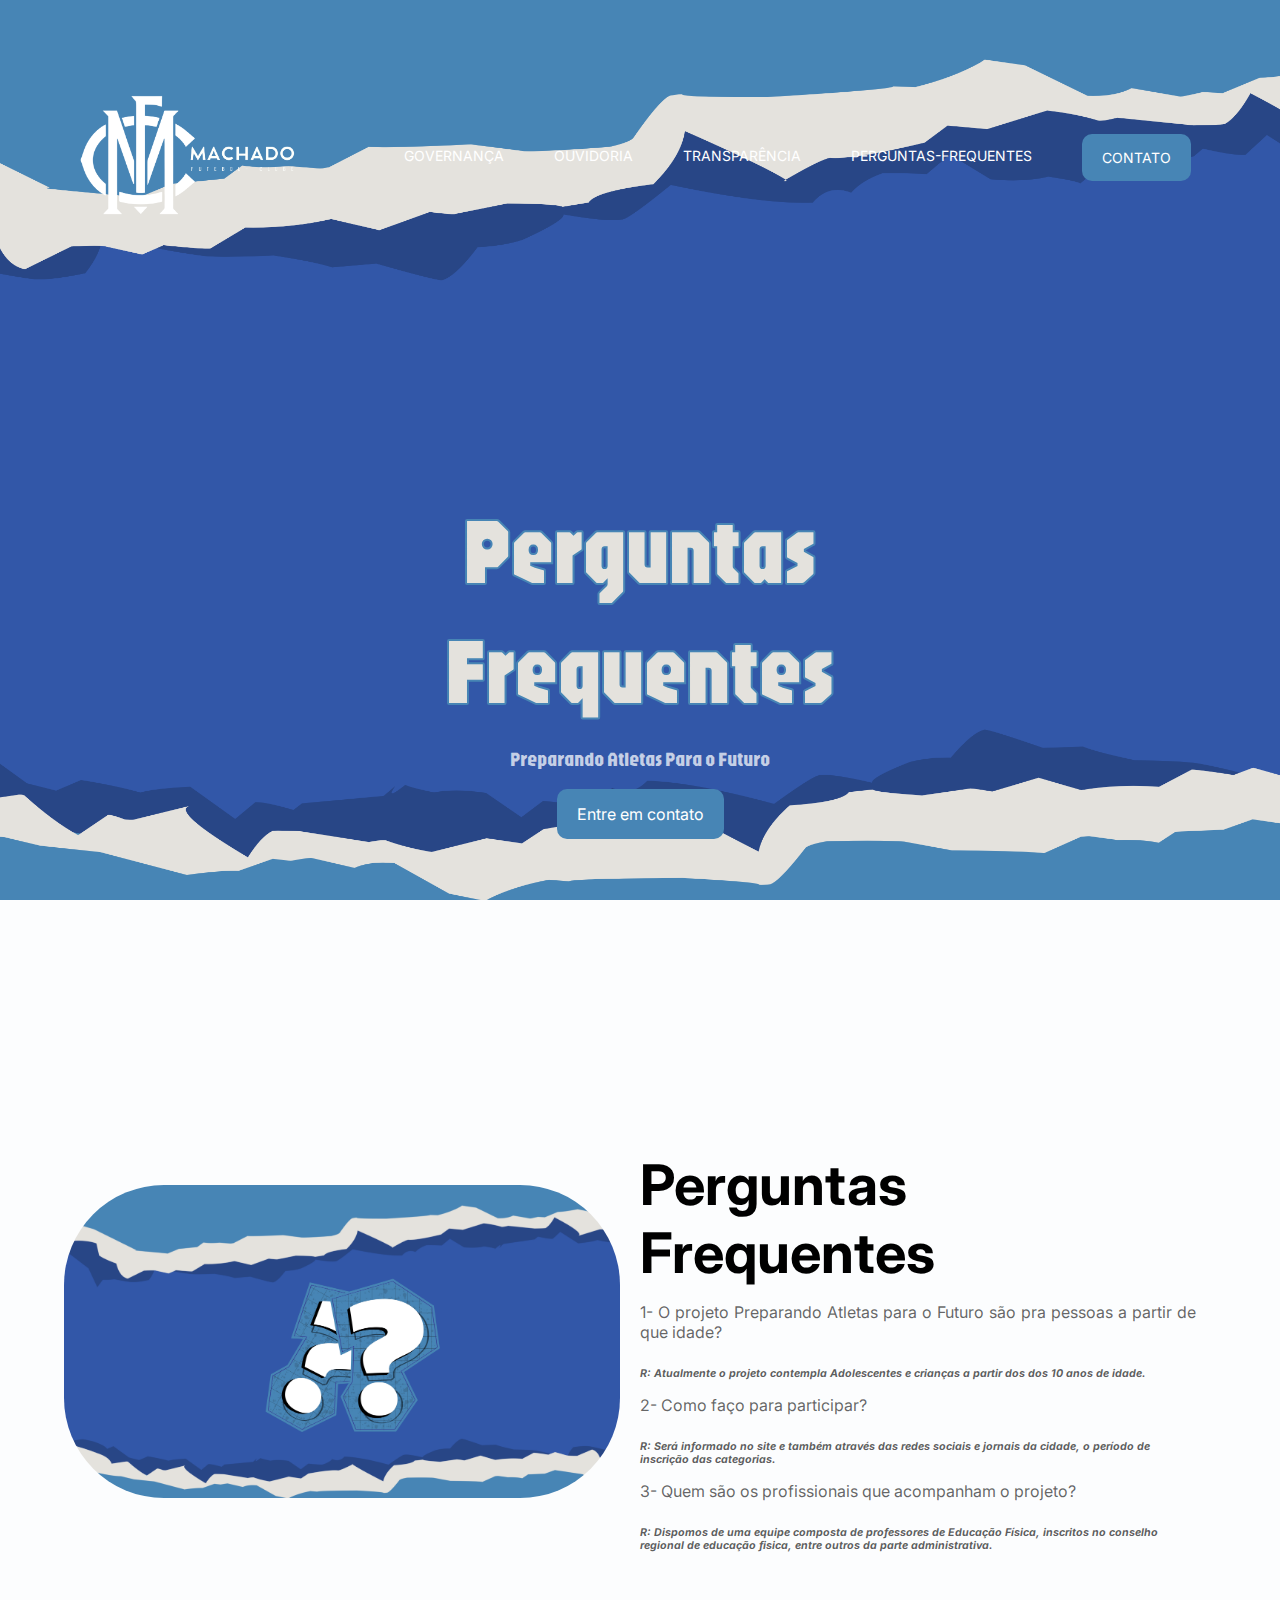
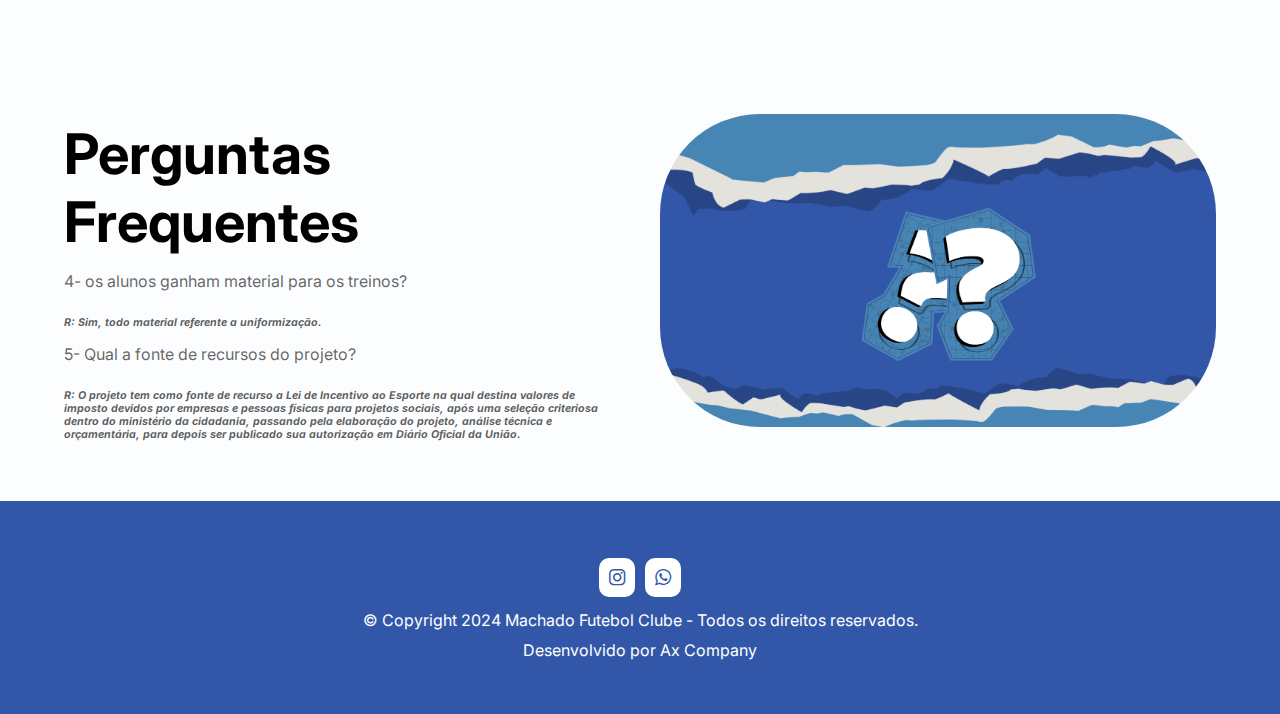
<file: perguntas.html>
<!DOCTYPE html>
<html lang="pt-br">

<head>
    <meta charset="UTF-8">
    <meta name="viewport" content="width=device-width, initial-scale=1.0">
    <link rel="stylesheet" href="https://cdnjs.cloudflare.com/ajax/libs/font-awesome/4.7.0/css/font-awesome.css"
        integrity="sha512-5A8nwdMOWrSz20fDsjczgUidUBR8liPYU+WymTZP1lmY9G6Oc7HlZv156XqnsgNUzTyMefFTcsFH/tnJE/+xBg=="
        crossorigin="anonymous" referrerpolicy="no-referrer" />
    <link rel="stylesheet" href="css/style.css">
    <link rel="shortcut icon" href="img/brasao.png" type="image/x-icon">
    <title>Perguntas | Machado Futebol Clube</title>
</head>

<body>
    <div vw class="enabled">
        <div vw-access-button class="active"></div>
        <div vw-plugin-wrapper>
            <div class="vw-plugin-top-wrapper"></div>
        </div>
    </div>
    <script src="https://vlibras.gov.br/app/vlibras-plugin.js"></script>
    <script>
        new window.VLibras.Widget('https://vlibras.gov.br/app');
    </script>

    <header style="background-image: url('img/limpa.png')">
        <div class="container">
            <!-- <div id="navbar-container"></div> -->
            <nav>
                <a href="index.html">
                    <img src="img/logo.png" alt="logo" width="250" height="250">
                </a>
                <ul class="ul">
                    <a href="governanca.html">Governança</a>
                    <a href="ouvidoria.html">Ouvidoria</a>
                    <a href="transparencia.html">Transparência</a>
                    <a href="perguntas.html">Perguntas-Frequentes</a>
                    <a class="btn" href="https://api.whatsapp.com/send?phone=5535997407103">Contato</a>
                    <div class="close-icon" onclick="closeMenu()">
                        <i class="fa fa-times-circle"></i>
                    </div>
                </ul>
                <div class="menu-icon" onclick="openMenu()">
                    <i class="fa fa-bars"></i>
                </div>
            </nav>
            <section class="banner">
                <div class="banner-text">
                    <h1>Perguntas Frequentes</h1>
                    <p>Preparando Atletas Para o Futuro</p>
                    <a href="ouvidoria.html" class="btn animate-btn">Entre em contato</a>
                </div>
            </section>
        </div>
    </header>
    <section class="sobre">
        <!--Colegiado-Atletas-->
        <section class="faca-mais">
            <div class="container">
                <div class="faca-mais-img">
                    <img src="img/perguntas.png" alt="">
                </div>
                <div class="faca-mais-text">
                    <h3 class="itens">Perguntas Frequentes</h3>
                    <p>
                        1- O projeto Preparando Atletas para o Futuro são pra pessoas a partir de que idade?
                    </p>
                    <h6>R: Atualmente o projeto contempla Adolescentes e crianças a partir dos dos 10 anos de idade.
                    </h6>
                    <p>
                        2- Como faço para participar?
                    </p>
                    <h6>R: Será informado no site e também através das redes sociais e jornais da cidade, o período de
                        inscrição das categorias.</h6>
                    <p>
                        3- Quem são os profissionais que acompanham o projeto?
                    </p>
                    <h6>R: Dispomos de uma equipe composta de professores de Educação Física, inscritos no conselho
                        regional de educação fisica, entre outros da parte administrativa.</h6>
                </div>
            </div>
        </section>
    </section>
    <!--Diretoria-->
    <section class="faca-mais">
        <div class="container">
            <div class="faca-mais-text">
                <h3>Perguntas Frequentes</h3>
                <p>
                    4- os alunos ganham material para os treinos?
                </p>
                <h6>R: Sim, todo material referente a uniformização.</h6>
                <p>
                    5- Qual a fonte de recursos do projeto?
                </p>
                <h6>R: O projeto tem como fonte de recurso a Lei de Incentivo ao Esporte na qual destina valores de
                    imposto devidos por empresas e pessoas físicas para projetos sociais, após uma seleção criteriosa
                    dentro do ministério da cidadania, passando pela elaboração do projeto, análise técnica e
                    orçamentária, para depois ser publicado sua autorização em Diário Oficial da União.</h6>
            </div>
            <div class="faca-mais-img">
                <img src="img/perguntas.png" alt="faca-mais">
            </div>
        </div>
    </section>
    <!--Diretoria - final-->
    <div id="footer-container">
    </div>

    <script src="js/main.js"></script>
    <script src="js/footer.js"></script>
    <script src="js/navbar.js"></script>

    <script>
        document.addEventListener('DOMContentLoaded', (event) => {
            const urlParams = new URLSearchParams(window.location.search);
            const searchTerm = urlParams.get('search');
            if (searchTerm) {
                let items = document.getElementsByClassName('itens');

                for (let i = 0; i < items.length; i++) {
                    items[i].classList.remove('foundSearchStart', 'foundSearchEnd');

                    if (items[i].innerText.toLowerCase().includes(searchTerm)) {
                        items[i].style.display = "block";
                        items[i].scrollIntoView({ behavior: 'smooth', block: 'start' });

                        items[i].classList.add('foundSearchStart');
                        setTimeout(function () {
                            items[i].classList.remove('foundSearchStart');
                            items[i].classList.add('foundSearchEnd');
                        }, 2000);
                        break;
                    }
                }
            }
        });
    </script>
    </section>
    <footer class="footer">
        <div class="links">
            <a href="https://www.instagram.com/machadofutebolclube/"><i class="fa fa-instagram" aria-hidden="true"></i></a>
            <a href="https://api.whatsapp.com/send?phone=5535997407103"><i class="fa fa-whatsapp" aria-hidden="true"></i></a>
        </div>
        <p>© Copyright 2024 Machado Futebol Clube - Todos os direitos reservados.</p>
        <p>Desenvolvido por Ax Company</p>
    </footer>
    <script src="js/main.js"></script>
</body>

</html>
</file>
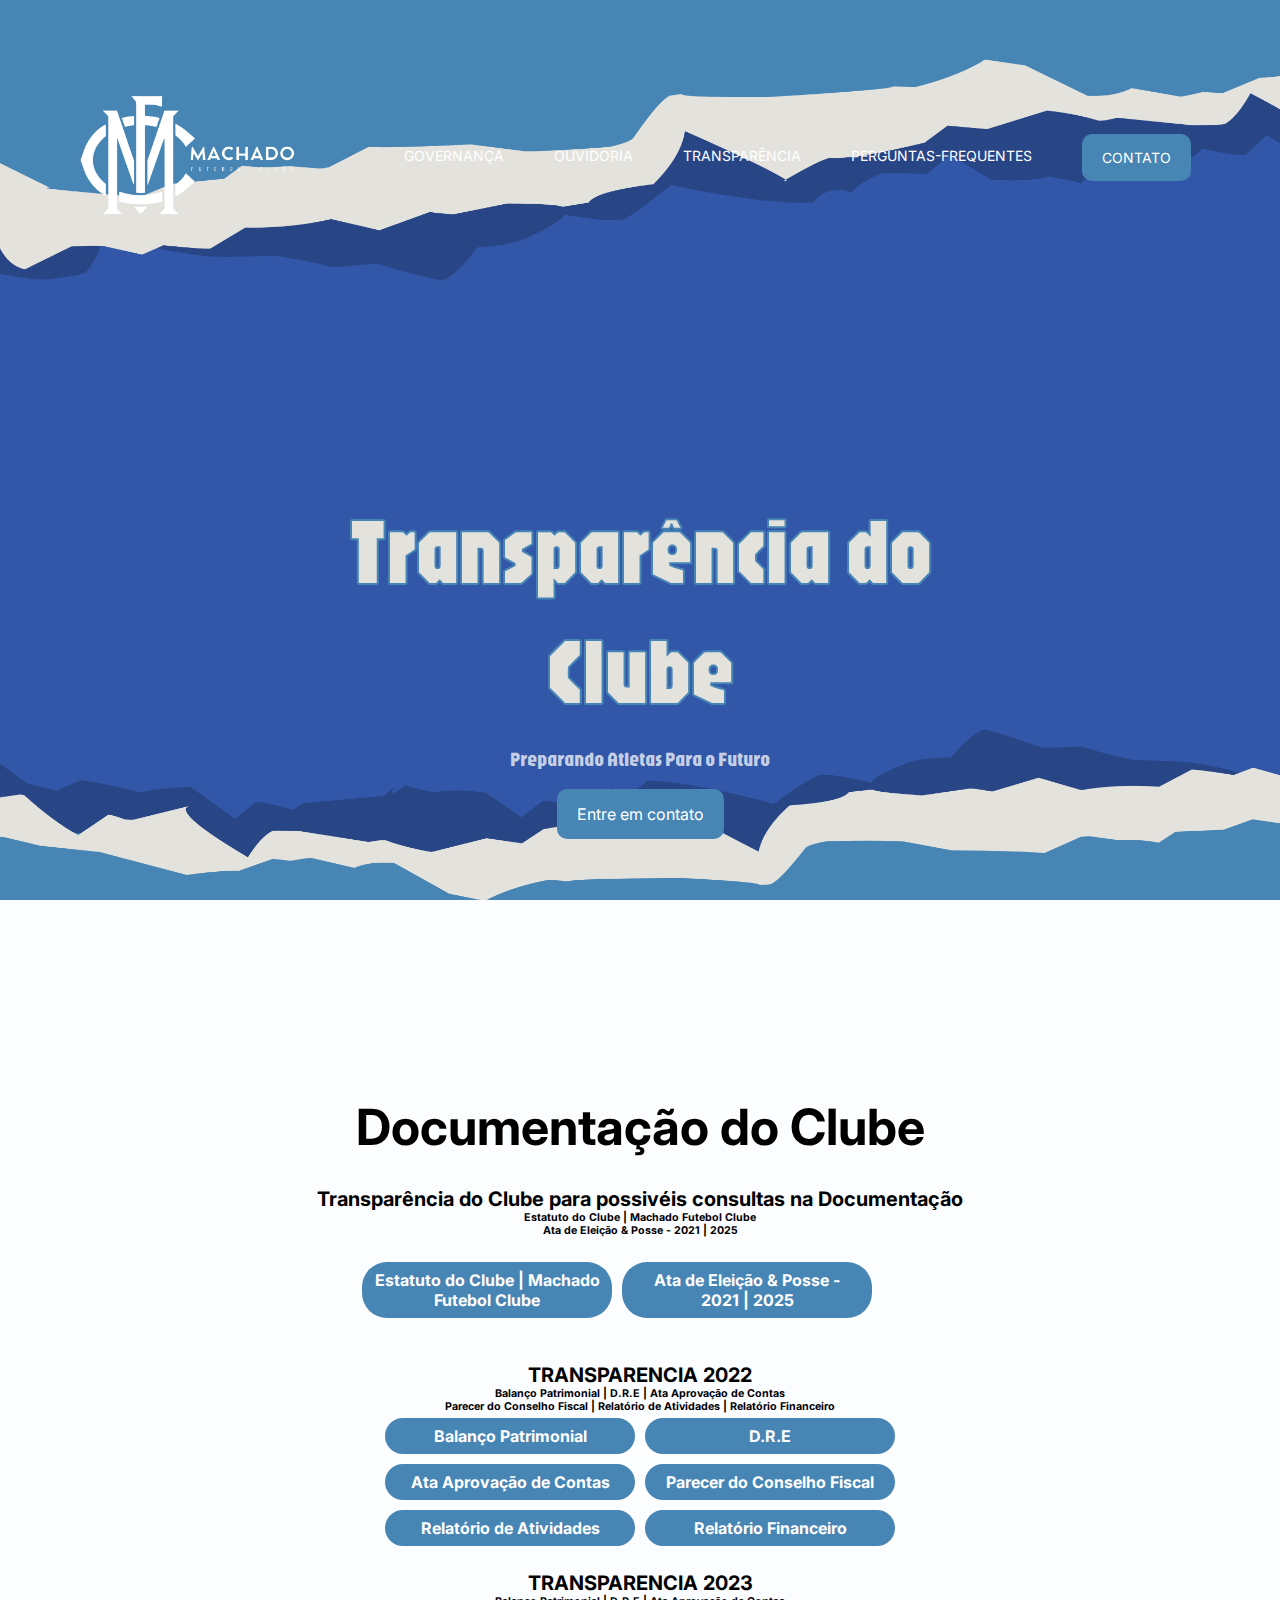
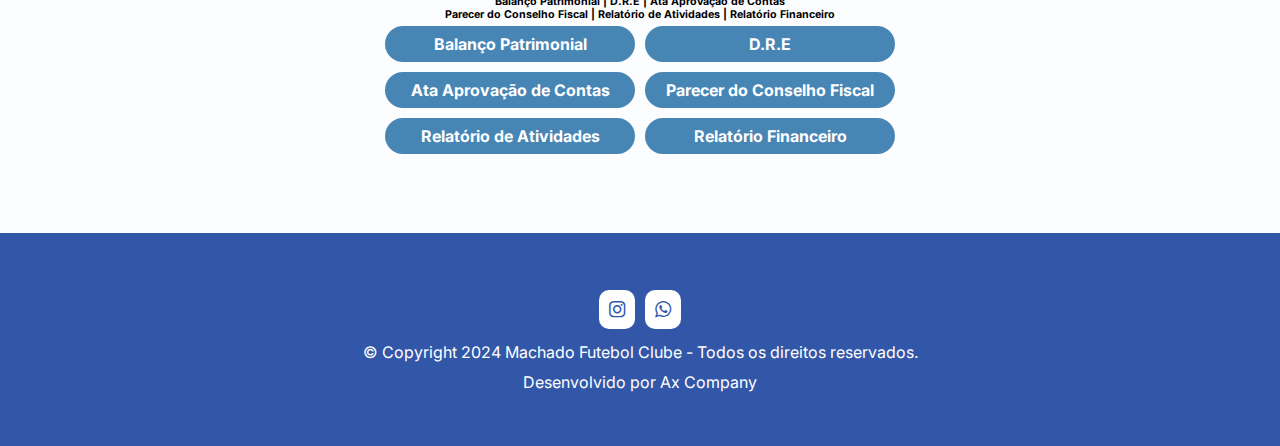
<file: transparencia.html>
<!DOCTYPE html>
<html lang="pt-br">

<head>
    <meta charset="UTF-8">
    <meta name="viewport" content="width=device-width, initial-scale=1.0">
    <link rel="stylesheet" href="https://cdnjs.cloudflare.com/ajax/libs/font-awesome/4.7.0/css/font-awesome.css"
        integrity="sha512-5A8nwdMOWrSz20fDsjczgUidUBR8liPYU+WymTZP1lmY9G6Oc7HlZv156XqnsgNUzTyMefFTcsFH/tnJE/+xBg=="
        crossorigin="anonymous" referrerpolicy="no-referrer" />
    <link rel="stylesheet" href="css/style.css">
    <link rel="shortcut icon" href="img/brasao.png" type="image/x-icon">
    <title>Transparência | Machado Futebol Clube</title>
</head>

<body>
    <div vw class="enabled">
        <div vw-access-button class="active"></div>
        <div vw-plugin-wrapper>
            <div class="vw-plugin-top-wrapper"></div>
        </div>
    </div>
    <script src="https://vlibras.gov.br/app/vlibras-plugin.js"></script>
    <script>
        new window.VLibras.Widget('https://vlibras.gov.br/app');
    </script>

    <header style="background-image: url('img/limpa.png')">
        <div class="container">
            <!-- <div id="navbar-container"></div> -->
            <nav>
                <a href="index.html">
                    <img src="img/logo.png" alt="logo" width="250" height="250">
                </a>
                <ul class="ul">
                    <a href="governanca.html">Governança</a>
                    <a href="ouvidoria.html">Ouvidoria</a>
                    <a href="transparencia.html">Transparência</a>
                    <a href="perguntas.html">Perguntas-Frequentes</a>
                    <a class="btn" href="https://api.whatsapp.com/send?phone=5535997407103">Contato</a>
                    <div class="close-icon" onclick="closeMenu()">
                        <i class="fa fa-times-circle"></i>
                    </div>
                </ul>
                <div class="menu-icon" onclick="openMenu()">
                    <i class="fa fa-bars"></i>
                </div>
            </nav>
            <section class="banner">
                <div class="banner-text">
                    <h1 class="itens">Transparência do Clube</h1>
                    <p>Preparando Atletas Para o Futuro</p>
                    <a href="ouvidoria.html" class="btn animate-btn">Entre em contato</a>
                </div>
            </section>
        </div>
    </header>
    <!--Projetos Públicos-->
    <section class="projetos-publicos">
        <div class="container">
            <div class="projetos-content">
                <div class="projetos-text">
                    <div class="projetos-text">
                        <h3 class="itens">Documentação do Clube</h3>
                        <h5>Transparência do Clube para possivéis consultas na Documentação</h5>
                        <h6>Estatuto do Clube | Machado Futebol Clube</h6>
                        <h6>Ata de Eleição & Posse - 2021 | 2025</h6>
                    </div>
                    <div class="faca-mais-img">
                        <a href="https://drive.google.com/file/d/1wic33-y3kOtwYprPParu1uTA2oK9Gp12/view"
                            class="btn-projetos">Estatuto do Clube | Machado Futebol Clube</a>
                        <a href="https://drive.google.com/file/d/1dhH4dKVZJ9WMun10acXM3PMRi7YNoiU4/view"
                            class="btn-projetos">Ata de Eleição & Posse - 2021 | 2025</a>
                    </div>
                </div>
                <h5>TRANSPARENCIA 2022</h5>
                <h6>Balanço Patrimonial | D.R.E | Ata Aprovação de Contas </h6>
                <h6>Parecer do Conselho Fiscal | Relatório de Atividades | Relatório Financeiro</h6>
                <div class="faca-mais-img">
                    <a href="https://drive.google.com/file/d/1gFEGU9vixuUUsy0JOvspEhNo0JWGNHJo/view" class="btn-projetos">Balanço Patrimonial</a>
                    <a href="https://drive.google.com/file/d/1QCb1E9xMhExBOKE9MCwe66vy2TYQKNf5/view" class="btn-projetos">D.R.E</a>
                    <a href="https://drive.google.com/file/d/1Wp61fUIjCqK1FwJWVwif_EUOWfVYRAuR/view" class="btn-projetos">Ata Aprovação de Contas</a>
                    <a href="https://drive.google.com/file/d/1PJLRDTmwe2AUHXZdNl5sffjHKj80uJMT/view" class="btn-projetos">Parecer do Conselho Fiscal</a>
                    <a href="https://drive.google.com/file/d/1joxTk5LGN0VfUzzel1W55Ai5U9Pyg13B/view" class="btn-projetos">Relatório de Atividades</a>
                    <a href="https://drive.google.com/file/d/1SoNyCaOotFOseA76YgzAsOkkui9ihuIG/view?usp=sharing" class="btn-projetos">Relatório Financeiro</a>
                </div>
                <h5>TRANSPARENCIA 2023</h5>
                <h6>Balanço Patrimonial | D.R.E | Ata Aprovação de Contas </h6>
                <h6>Parecer do Conselho Fiscal | Relatório de Atividades | Relatório Financeiro</h6>
                <div class="faca-mais-img">
                    <a href="https://drive.google.com/file/d/1HCR0Wd2rM0gQpXxeIsEouh4uBVOXB1Vo/view" class="btn-projetos">Balanço Patrimonial</a>
                    <a href="https://drive.google.com/file/d/1ciFesxkH6wbO8_Yg7P04XBjYhrgW-2QH/view" class="btn-projetos">D.R.E</a>
                    <a href="https://drive.google.com/file/d/1YaEuOrbZN_ukkuQIKZJcaICSR5vnIx7p/view" class="btn-projetos">Ata Aprovação de Contas</a>
                    <a href="https://drive.google.com/file/d/1ZeYU3JgjKLYxPHCpmeB7lh8LX2SBJ8cE/view" class="btn-projetos">Parecer do Conselho Fiscal</a>
                    <a href="https://drive.google.com/file/d/1SYXQZBh0jfvA3EchEIUlVQZgyl5WMknL/view" class="btn-projetos">Relatório de Atividades</a>
                    <a href="https://drive.google.com/file/d/1yY1oRaqPbWfGrD_Fs1623SqBB7CwTbEq/view" class="btn-projetos">Relatório Financeiro</a>
                </div>
            </div>
        </div>
    </section>
    </section>
    <!--Projetos Públicos -final-->
    <div id="footer-container">
    </div>

    <script src="js/main.js"></script>
    <script src="js/footer.js"></script>
    <script src="js/navbar.js"></script>

    <script>
        document.addEventListener('DOMContentLoaded', (event) => {
            const urlParams = new URLSearchParams(window.location.search);
            const searchTerm = urlParams.get('search');
            if (searchTerm) {
                let items = document.getElementsByClassName('itens');

                for (let i = 0; i < items.length; i++) {
                    items[i].classList.remove('foundSearchStart', 'foundSearchEnd');

                    if (items[i].innerText.toLowerCase().includes(searchTerm)) {
                        items[i].style.display = "block";
                        items[i].scrollIntoView({ behavior: 'smooth', block: 'start' });

                        items[i].classList.add('foundSearchStart');
                        setTimeout(function () {
                            items[i].classList.remove('foundSearchStart');
                            items[i].classList.add('foundSearchEnd');
                        }, 2000);
                        break;
                    }
                }
            }
        });
    </script>
    </section>
    <footer class="footer">
        <div class="links">
            <a href="https://www.instagram.com/machadofutebolclube/"><i class="fa fa-instagram" aria-hidden="true"></i></a>
            <a href="https://api.whatsapp.com/send?phone=5535997407103"><i class="fa fa-whatsapp" aria-hidden="true"></i></a>
        </div>
        <p>© Copyright 2024 Machado Futebol Clube - Todos os direitos reservados.</p>
        <p>Desenvolvido por Ax Company</p>
    </footer>
    <script src="js/main.js"></script>
</body>

</html>
</file>
<file: css/style.css>
@import url('https://fonts.googleapis.com/css2?family=Inter:wght@300;400;500;600;700&display=swap');
@import url('https://fonts.googleapis.com/css2?family=Danfo&family=Inter:wght@100..900&family=Jaro:opsz@6..72&display=swap');

* {
    margin: 0;
    padding: 0;
    box-sizing: border-box;
    text-decoration: none;
    outline: none;
    font-family: 'Inter', sans-serif;
}

body {
    background-color: #f1f6fc31;
}

section,
footer {
    padding: 54px 0;
}

h1 {
    font-size: 50px;
    /* Ajuste o tamanho do texto conforme necessário */
    color: transparent;
    /* Tornar o texto transparente */
    -webkit-text-stroke: 2px #4785b5;
    /* Adicionar contorno */
    -webkit-text-fill-color: #E4E2DD;
    /* Cor do texto */
}

h3 {
    font-size: 50px;
}

p {
    color: #0000009c;
}

.container {
    max-width: 1400px;
    margin: 0 auto;
    padding: 0 5%
}

.btn {
    background-color: #4785b5;
    color: white;
    padding: 15px 20px;
    border-radius: 10px;
    cursor: pointer;
    display: inline-block;
    transition: 0.2s;
}

.btn.animate-btn {
    animation: animate-outline 1s ease-out infinite;
    animation-fill-mode: both;
}

.btn:hover {
    background-color: #3580db;
}

@keyframes animate-outline {
    from {
        outline: 0px solid #343390;
    }

    to {
        outline: 14px solid #4f9bf900;
    }
}

header {
    background-position: center;
    background-size: cover;
    background-attachment: fixed;
}

nav {
    display: flex;
    align-items: center;
    justify-content: space-between;
    padding-top: 30px;

}

nav ul {
    display: flex;
    align-items: center;
}

nav ul a {
    color: white;
    margin: 0 25px;
    text-transform: uppercase;
    font-size: 14px;
    display: block;
}

nav ul a:not(.btn):after {
    content: "";
    background-color: #4885b4;
    height: 3px;
    width: 0%;
    display: block;
    margin: 0 auto;
    transition: 0.5s;
}

nav ul a:hover::after {
    width: 100%;
}

/*menu mobile*/
nav .menu-icon {
    cursor: pointer;
    font-size: 25px;
    color: white;
    display: none;
}

nav .close-icon {
    display: none;
    font-size: 30px;
    color: white;
}

.banner {
    display: flex;
    justify-content: center;
}

.banner .banner-text {
    margin: 150px;
    text-align: center;
    padding: 0 90px;
}

.banner .banner-text h1 {
    font-family: 'Jaro', sans-serif;
    font-size: 96px;
    color: white;
}

.banner .banner-text p {
    font-family: 'Jaro', sans-serif;
    font-size: 20px;
    color: #ffffffb7;
    font-weight: lighter;
    margin: 18px 0;
}

/*Sobre nos*/
.faca-mais .container {
    display: flex;
    align-items: center;
    justify-content: space-between; /* Isso fará com que os elementos fiquem um ao lado do outro */
    flex-wrap: wrap; /* Permite que os elementos quebrem para a próxima linha em telas menores */
}

.faca-mais .faca-mais-text {
    width: calc(50% - 20px); /* Isso garante que cada elemento ocupe metade do espaço disponível, com um espaço de 20px entre eles */
    margin-right: 20px; /* Espaçamento entre os elementos */
}

.faca-mais .faca-mais-text h3 {
    font-size: 56px;
}

.faca-mais .faca-mais-text h5 {
    font-size: 18px;
    font-style: italic;
    margin: 15px 0 25px 0;
}

.faca-mais .faca-mais-text p {
    margin: 15px 0 25px 0;
}

.faca-mais .faca-mais-img {
    width: calc(50% - 20px); /* Isso garante que cada elemento ocupe metade do espaço disponível, com um espaço de 20px entre eles */
}

.faca-mais .faca-mais-img img {
    width: 100%;
    border-radius: 100px;
}

.faca-mais-text p {
    text-align: justify;
}

/*Div separa*/

.separa {
    display: flex;
    justify-content: center;
    padding-bottom: 0;
}
/* bolinha animacao*/
@keyframes bounce {
    0%, 20%, 50%, 80%, 100% {
        transform: translateY(0);
    }
    40% {
        transform: translateY(-30px);
    }
    60% {
        transform: translateY(-15px);
    }
}
.bolinha {
    width: 25px;
    height: 25px;
    background-color: #4785b5;
    margin: 25px;
    border-radius: 50px;
    animation: bounce 2s infinite;
}

.bolinha:nth-child(1) {
    animation-delay: 0s;
}

.bolinha:nth-child(2) {
    animation-delay: 0.5s;
}

.bolinha:nth-child(3) {
    animation-delay: 1s;
}


/* ---------------- */

.sectionSobre {
    padding-top: 0;

}

.patrocinio h3 {
    text-align: center;
}

.patrocinio p {
    margin-bottom: 20px;
    text-align: center;
}

.cards {
    display: flex;
    justify-content: center;
}

.cards-colegiado {
    display: flex;
    justify-content: center;
}

.cards-colegiado {
    text-align: center;
    /* Centralizar horizontalmente */
}

.card-colegiado-item p {
    font-weight: lighter;
    margin-bottom: 10px;
    line-height: 1.6;
    margin-top: 20px;
}

.card-colegiado-item p b {
    font-weight: bold;
    /* Mantém o texto em negrito */
}

.card-colegiado-item {
    border-radius: 15px;
    width: 600px;
    height: auto;
    display: block;
    margin: 0 auto;
}

.card-colegiado-item img {
    border-radius: 15px;
    width: 600px;
    height: auto;
    display: block;
    margin: 0 auto;
}

.patrocinio .card-item {
    background-color: #3A6604;
    margin: 25px;
    border-radius: 30px;
    text-align: center;
    width: 1000px;
    transition: 0.4s;
}

.patrocinio .card-item img {
    border-radius: 200px;
    width: 250px;
    display: block;
    margin: 10px auto;
}

.patrocinio .card-item .nome-user {
    font-weight: 600;
    font-size: 25px;
    margin-bottom: 15;
    color: white;
    font-weight: bold;
    transition: 0.4s;
}

.patrocinio .card-item .resumo {
    font-size: 15px;
    padding: 0 15px;
    color: white;
    transition: 0.4s;
}

.patrocinio .card-item .coffe {
    margin: 15px -5px;
    color: white;
    transition: 0.4s;
}

.patrocinio .card-item:hover {
    background-color: #223907;
    margin-top: -5px;
}

.patrocinio .card-item:hover .nome-user,
.resumo .card-item:hover .resumo-user,
.patrocinio .card-item:hover .coffe {
    color: #3A6604;
}

.footer {
    background-color: #3257a8;
    text-align: center;
}

.footer i {
    color: #3257a8;
    font-size: 19px;
    background-color: white;
    padding: 10px;
    margin: 3px;
    border-radius: 10px;
}

.footer p {
    margin-top: 10px;
    color: white;
}


/*Pagina governanca*/
.sobre .container {
    display: flex;
    align-items: center;
    justify-content: space-between;
}

.sobre .sobre-text {
    width: 45%;
}

.sobre .sobre-text p {
    margin: 18px 0;
    color: #000000a6;
}

.sobre .sobre-img {
    width: 50%;
}

.sobre .sobre-img img {
    width: 100%;
    max-width: none;
    border-radius: 100px;
}

.faca-mais-text h6 {
    color: #000000a6;
    font-style: italic;
}

.sobre-text {
    width: calc(50% - 10px);
    margin-right: 20px;
    padding: 20px;
    background-color: #ffffff;
    border-radius: 15px;
    box-shadow: 0 4px 8px rgba(0, 0, 0, 0.1);
}

.sobre-text form {
    width: 100%;
}

.sobre-text form label {
    display: block;
    margin-bottom: 5px;
    color: #000000;
    font-weight: bold;
}

.sobre-text form input[type="text"],
.sobre-text form input[type="email"],
.sobre-text form textarea {
    width: calc(100% - 20px);
    padding: 10px;
    margin-bottom: 10px;
    border: 1px solid #cccccc;
    border-radius: 5px;
}

.faca-mais-text h6 {
    color: #000000a6;
    /* Definindo a cor para os elementos h6 */
    font-style: italic;
    /* Adicionando itálico aos elementos h6 */
}

.sobre-text form textarea {
    resize: vertical;
}

.sobre-text form button {
    width: calc(100% - 20px);
    background-color: #4785b5;
    color: white;
    padding: 10px 20px;
    border: none;
    border-radius: 5px;
    cursor: pointer;
    transition: background-color 0.3s;
}

.sobre-text form button:hover {
    background-color: #3580db;
}

.sobre-text form label {
    display: block;
    margin-bottom: 5px;
    color: #000000;
    font-weight: bold;
}

/*governanca-botoes*/
/* Centralizar texto */
.btn-projetos {
    background-color: #4785b5;
    color: white;
    padding: 8px 12px;
    /* Diminuir ainda mais o tamanho do botão */
    border-radius: 25px;
    /* Tornar os botões mais arredondados */
    cursor: pointer;
    display: inline-block;
    transition: 0.2s;
    font-weight: bold;
    margin: 5px;
    /* Espaçamento entre os botões */
    text-align: center;
}

.btn-projetos.animate-btn {
    animation: animate-outline 1s ease-out infinite;
    animation-fill-mode: both;
}

/* Remove o efeito de hover */
.btn-projetos:hover {
    background-color: #4785b5;
}

/* Ajuste para o layout flex da seção Projetos Públicos */
.projetos-publicos .container {
    display: flex;
    justify-content: center;
    align-items: flex-start;
}

.projetos-content {
    display: flex;
    flex-direction: column;
    /* Organiza os elementos em coluna */
    width: 100%;
    align-items: center;
    /* Centraliza o conteúdo horizontalmente */
    text-align: center;
    /* Centraliza o texto */
}

.projetos-text {
    margin-bottom: 20px;
    /* Espaçamento entre texto e botões */
}
/* faça mais img com animacao */
.faca-mais-img {
    width: 600px;
    display: flex;
    flex-wrap: wrap;
    /* Permite que os botões quebrem para a próxima linha */
    justify-content: center;
    /* Centraliza os botões horizontalmente */
    margin-bottom: 20px;
}

.faca-mais-img .btn-projetos {
    width: 250px;
    /* Diminuir a largura dos botões */
    box-sizing: border-box;
    /* Garante que o padding e border não afetem a largura */
    padding: 8px 12px;
}
@keyframes vibrate {
    0%, 100% {
        transform: translateX(0);
    }
    20%, 60% {
        transform: translateX(-5px);
    }
    40%, 80% {
        transform: translateX(5px);
    }
}
.faca-mais-img img {
    animation: fadeInRight 1s ease-in-out forwards;
}
.faca-mais-img img:hover {
    animation: vibrate 0.3s linear;
}
.faca-mais-img img.vibrate {
    animation: vibrate 0.3s linear;
}
/* final-faça mais img com animacao */
.projetos-publicos h3 {
    margin-bottom: 30px;
    /* Adiciona espaço entre o título "Projetos Públicos" e a caixa de botões */
}

.projetos-publicos h5 {
    font-size: 20px;
    /* Ajusta o tamanho da fonte do h5 */
}

/*governanca-botoes-end*/
/*end Pagina governanca*/
/*mapa*/
.mapBox {
    width: 100%;
    height: 400px;
    background: #fff;
    border-radius: 15px;
    box-shadow: 0 4px 8px rgba(0, 0, 0, 0.1);
    overflow: hidden;
    margin-top: 20px;
}

.mapBox iframe {
    width: 100%;
    height: 100%;
    border: none;
}

/*end-mapa*/
/*Section de Busca */
.divSearch {
    display: flex;
    justify-content: center;
    text-align: center;
}

.sectionSearch {
    text-align: center;
    padding-bottom: 0;
}

.sectionSearch h3 {
    padding-bottom: 20px;
}

.sectionSearch p {
    padding: 10px;
}

#searchbar {
    border: 2px solid #4785b5;
}

/*Barra de pesquisa*/
.search-container {
    display: flex;
    align-items: center;
}

.search-container input[type="text"] {
    padding: 15px;
    width: 600px;
    font-size: 16px;
    border: 1px solid #ccc;
    border-radius: 4px 0 0 4px;
    outline: none;
}

.search-container input[type="text"].focused::selection {
    background: #4785b5;
    color: black;
}

.search-container button {
    padding: 18px;
    background-color: #4785b5;
    color: white;
    border: 1px solid #4785b5;
    border-radius: 0 4px 4px 0;
    cursor: pointer;
}


.search-container button:hover {
    background-color: #4785b5;
}

.foundSearchStart {
    background-color: #4785b5;
}

.foundSearchEnd {
    background-color: #fff;
    transition: background-color 0.5s ease;
}

/* libras */

/*Barra navegacao*/
@media(max-width: 830px) {

    /*menu mobile*/
    .ul {
        position: fixed;
        top: 0;
        left: 0;
        background-color: #3257a8;
        width: 100%;
        height: 100%;
        flex-direction: column;
        align-items: center;
        justify-content: center;
        clip-path: circle(0% at 100% 0);
        transition: 0.7s;
    }

    .ul.open {
        clip-path: circle(141.4% at 100% 0);
    }

    .ul a {
        margin: 10px 0;
        font-size: 16px;
    }

    nav .menu-icon {
        display: block;
    }

    nav .close-icon {
        display: block;
        position: absolute;
        top: 46px;
        right: 28px;
    }
}
</file>
